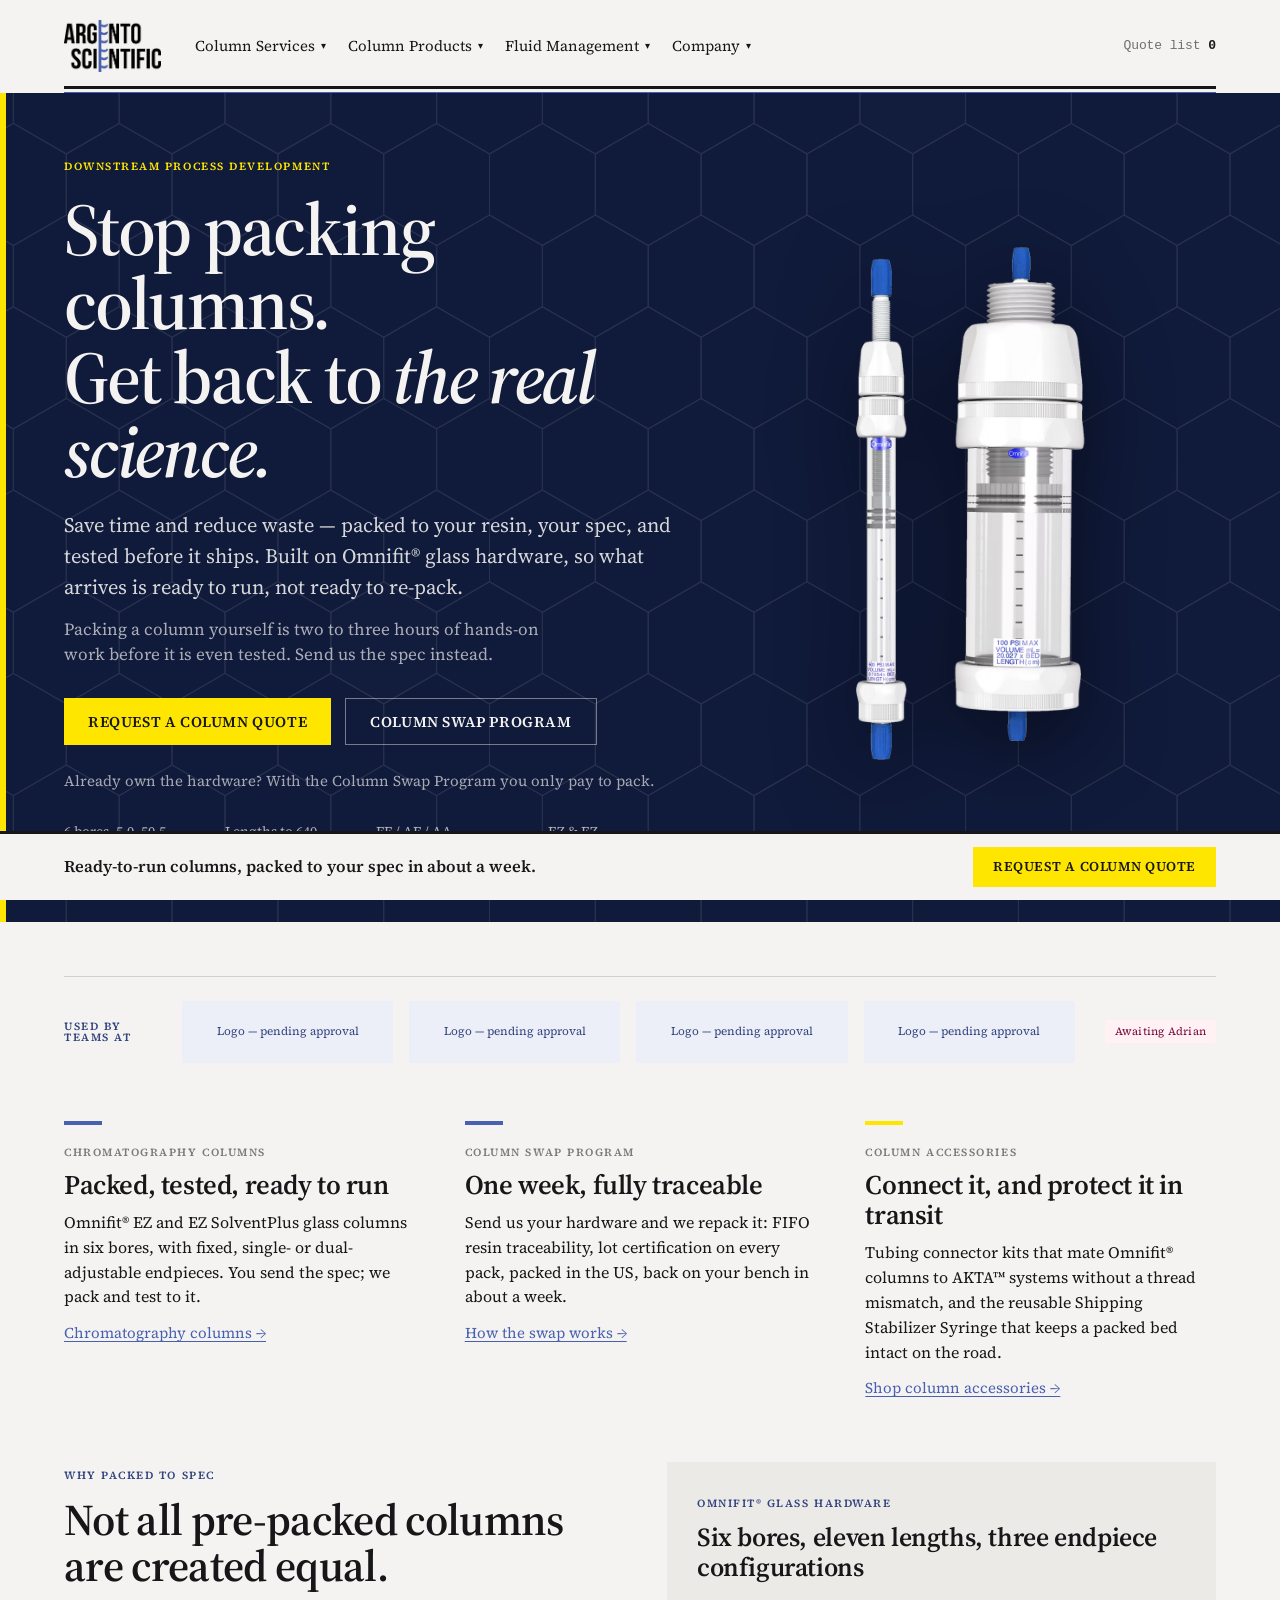
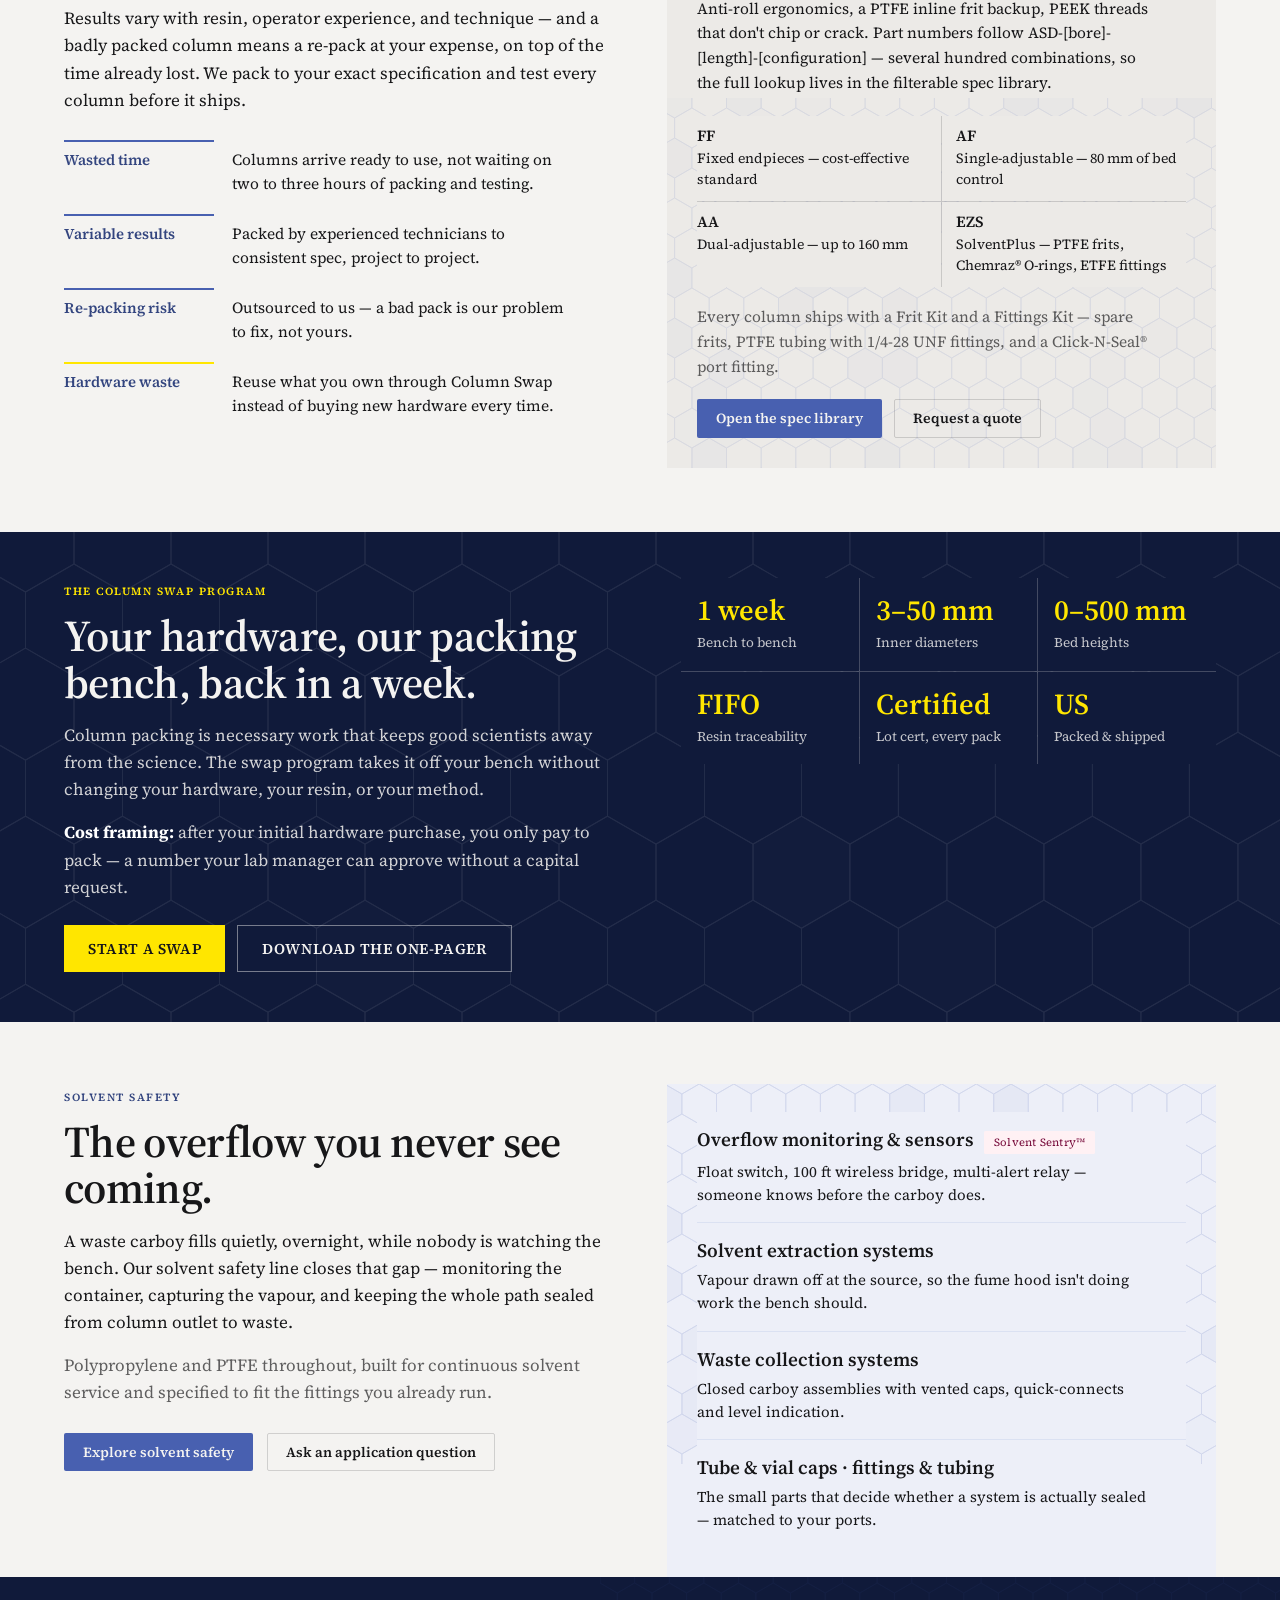
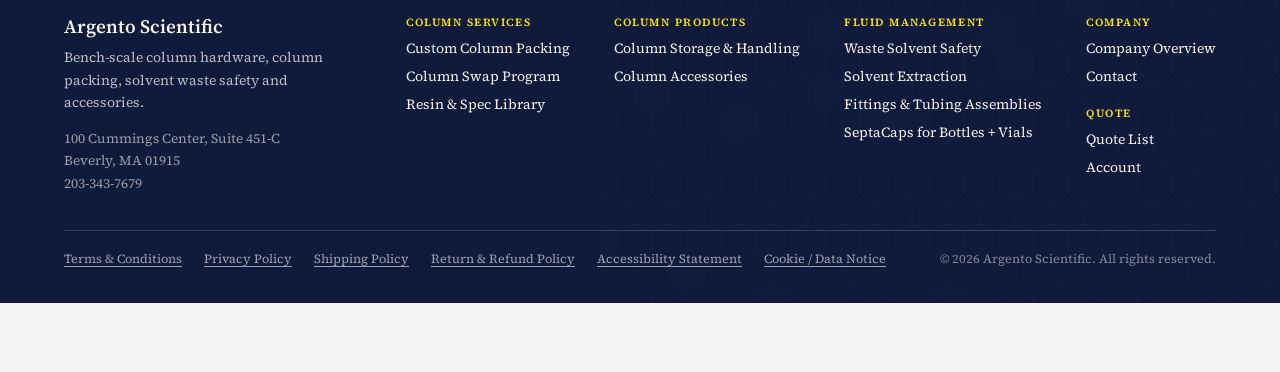
<file: docs/index.html>
<!DOCTYPE html>
<html lang="en">
<head>
<meta charset="utf-8">
<meta name="viewport" content="width=device-width, initial-scale=1">
<title>Argento Scientific — Ready-to-run chromatography columns</title>
<link rel="preconnect" href="https://fonts.googleapis.com">
<link rel="preconnect" href="https://fonts.gstatic.com" crossorigin>
<link href="https://fonts.googleapis.com/css2?family=Source+Serif+4:ital,wght@0,400;0,600;1,400&display=swap" rel="stylesheet">
<link rel="stylesheet" href="common.css">
<link rel="stylesheet" href="styles.css">
<script>window.SITE_BASE = '';</script>
</head>
<body>

<div id="site-header"></div>

<section class="hero">
  <div class="hero-bg"></div>
  <div class="hero-edge"></div>
  <div class="hero-copy">
    <span class="kicker">Downstream process development</span>
    <h1>Stop packing columns.<br>Get back to <em>the real science.</em></h1>
    <p class="lede">Save time and reduce waste — packed to your resin, your spec, and tested before it ships. Built on Omnifit® glass hardware, so what arrives is ready to run, not ready to re-pack.</p>
    <p class="sub-lede">Packing a column yourself is two to three hours of hands-on work before it is even tested. Send us the spec instead.</p>
    <div class="hero-ctas">
      <button type="button" class="btn-signal" data-open-quote>Request a column quote</button>
      <a href="#swap" class="btn-ghost-dark">Column swap program</a>
    </div>
    <p class="hero-pricing-note">Already own the hardware? With the Column Swap Program you only pay to pack.</p>
    <div class="hero-stats">
      <span>6 bores, 5.0–50.5 mm</span><span>Lengths to 640 mm</span><span>FF / AF / AA endpieces</span><span>EZ &amp; EZ SolventPlus</span>
    </div>
  </div>
  <div class="hero-image">
    <img src="assets/columns.png" alt="Packed bench-scale chromatography columns">
  </div>
</section>

<section class="proof-band">
  <div class="proof-band-inner">
    <span class="kicker proof-label">Used by teams at</span>
    <div class="proof-logos">
      <div class="proof-logo">Logo — pending approval</div>
      <div class="proof-logo">Logo — pending approval</div>
      <div class="proof-logo">Logo — pending approval</div>
      <div class="proof-logo">Logo — pending approval</div>
    </div>
    <span class="tag tag-accent-2" style="flex:none">Awaiting Adrian</span>
  </div>
</section>

<section class="intro-cards">
  <div class="intro-card">
    <div class="bar accent"></div>
    <span class="kicker">Chromatography columns</span>
    <h3>Packed, tested, ready to run</h3>
    <p>Omnifit® EZ and EZ SolventPlus glass columns in six bores, with fixed, single- or dual-adjustable endpieces. You send the spec; we pack and test to it.</p>
    <a href="#">Chromatography columns →</a>
  </div>
  <div class="intro-card">
    <div class="bar accent"></div>
    <span class="kicker">Column Swap Program</span>
    <h3>One week, fully traceable</h3>
    <p>Send us your hardware and we repack it: FIFO resin traceability, lot certification on every pack, packed in the US, back on your bench in about a week.</p>
    <a href="#swap">How the swap works →</a>
  </div>
  <div class="intro-card">
    <div class="bar signal"></div>
    <span class="kicker">Column accessories</span>
    <h3>Connect it, and protect it in transit</h3>
    <p>Tubing connector kits that mate Omnifit® columns to AKTA™ systems without a thread mismatch, and the reusable Shipping Stabilizer Syringe that keeps a packed bed intact on the road.</p>
    <a href="#">Shop column accessories →</a>
  </div>
</section>

<section class="why-spec">
  <div>
    <span class="kicker">Why packed to spec</span>
    <h2>Not all pre-packed columns are created equal.</h2>
    <p>Results vary with resin, operator experience, and technique — and a badly packed column means a re-pack at your expense, on top of the time already lost. We pack to your exact specification and test every column before it ships.</p>
    <div class="why-rows">
      <div class="why-row"><div class="label">Wasted time</div><p>Columns arrive ready to use, not waiting on two to three hours of packing and testing.</p></div>
      <div class="why-row"><div class="label">Variable results</div><p>Packed by experienced technicians to consistent spec, project to project.</p></div>
      <div class="why-row"><div class="label">Re-packing risk</div><p>Outsourced to us — a bad pack is our problem to fix, not yours.</p></div>
      <div class="why-row signal"><div class="label">Hardware waste</div><p>Reuse what you own through Column Swap instead of buying new hardware every time.</p></div>
    </div>
  </div>
  <div class="hardware-panel">
    <div class="hardware-panel-bg"></div>
    <div class="hardware-panel-content">
      <span class="kicker">Omnifit® glass hardware</span>
      <h3>Six bores, eleven lengths, three endpiece configurations</h3>
      <p>Anti-roll ergonomics, a PTFE inline frit backup, PEEK threads that don't chip or crack. Part numbers follow ASD-[bore]-[length]-[configuration] — several hundred combinations, so the full lookup lives in the filterable spec library.</p>
      <div class="hardware-grid">
        <div><div class="code">FF</div><div class="desc">Fixed endpieces — cost-effective standard</div></div>
        <div><div class="code">AF</div><div class="desc">Single-adjustable — 80 mm of bed control</div></div>
        <div><div class="code">AA</div><div class="desc">Dual-adjustable — up to 160 mm</div></div>
        <div><div class="code">EZS</div><div class="desc">SolventPlus — PTFE frits, Chemraz® O-rings, ETFE fittings</div></div>
      </div>
      <p class="fine-print">Every column ships with a Frit Kit and a Fittings Kit — spare frits, PTFE tubing with 1/4-28 UNF fittings, and a Click-N-Seal® port fitting.</p>
      <div class="ctas">
        <a class="btn btn-primary" href="#">Open the spec library</a>
        <button type="button" class="btn btn-secondary" data-open-quote>Request a quote</button>
      </div>
    </div>
  </div>
</section>

<section class="swap-band" id="swap">
  <div class="swap-band-bg"></div>
  <div class="swap-band-inner">
    <div>
      <span class="kicker">The Column Swap Program</span>
      <h2>Your hardware, our packing bench, back in a week.</h2>
      <p>Column packing is necessary work that keeps good scientists away from the science. The swap program takes it off your bench without changing your hardware, your resin, or your method.</p>
      <p class="swap-cost-note"><strong>Cost framing:</strong> after your initial hardware purchase, you only pay to pack — a number your lab manager can approve without a capital request.</p>
      <div class="ctas">
        <button type="button" class="btn-signal" data-open-quote>Start a swap</button>
        <a href="#" class="btn-ghost-dark">Download the one-pager</a>
      </div>
    </div>
    <div class="swap-stats">
      <div class="swap-stat"><div class="num">1 week</div><div class="label">Bench to bench</div></div>
      <div class="swap-stat"><div class="num">3–50 mm</div><div class="label">Inner diameters</div></div>
      <div class="swap-stat"><div class="num">0–500 mm</div><div class="label">Bed heights</div></div>
      <div class="swap-stat"><div class="num">FIFO</div><div class="label">Resin traceability</div></div>
      <div class="swap-stat"><div class="num">Certified</div><div class="label">Lot cert, every pack</div></div>
      <div class="swap-stat"><div class="num">US</div><div class="label">Packed &amp; shipped</div></div>
    </div>
  </div>
</section>

<section class="solvent-safety" id="solvent-safety">
  <div>
    <span class="kicker">Solvent safety</span>
    <h2>The overflow you never see coming.</h2>
    <p>A waste carboy fills quietly, overnight, while nobody is watching the bench. Our solvent safety line closes that gap — monitoring the container, capturing the vapour, and keeping the whole path sealed from column outlet to waste.</p>
    <p class="muted">Polypropylene and PTFE throughout, built for continuous solvent service and specified to fit the fittings you already run.</p>
    <div class="ctas">
      <a class="btn btn-primary" href="#">Explore solvent safety</a>
      <button type="button" class="btn btn-secondary" data-open-quote>Ask an application question</button>
    </div>
  </div>
  <div class="solvent-panel">
    <div class="solvent-panel-bg"></div>
    <div class="solvent-list">
      <div>
        <div class="row-head"><span>Overflow monitoring &amp; sensors</span><span class="tag tag-accent-2" style="flex:none">Solvent Sentry™</span></div>
        <p>Float switch, 100 ft wireless bridge, multi-alert relay — someone knows before the carboy does.</p>
      </div>
      <div>
        <div class="title">Solvent extraction systems</div>
        <p>Vapour drawn off at the source, so the fume hood isn't doing work the bench should.</p>
      </div>
      <div>
        <div class="title">Waste collection systems</div>
        <p>Closed carboy assemblies with vented caps, quick-connects and level indication.</p>
      </div>
      <div>
        <a class="title" href="septacaps/index.html" style="display:block;text-decoration:none;color:inherit">Tube &amp; vial caps · fittings &amp; tubing</a>
        <p>The small parts that decide whether a system is actually sealed — matched to your ports.</p>
      </div>
    </div>
  </div>
</section>

<div id="site-footer"></div>

<div class="sticky-bar">
  <span class="headline">Ready-to-run columns, packed to your spec in about a week.</span>
  <button type="button" class="btn-signal" data-open-quote>Request a column quote</button>
</div>

<div class="modal-scrim" id="quote-scrim">
  <div class="modal-box" role="dialog" aria-modal="true" aria-labelledby="quote-title">
    <div class="modal-head">
      <div>
        <span class="kicker">Custom column quote</span>
        <h3 id="quote-title">Tell us the column you need.</h3>
      </div>
      <button type="button" class="modal-close" aria-label="Close" id="quote-close">✕</button>
    </div>

    <div class="modal-sent" id="quote-sent">
      <p>Thanks — that's with us. You'll have a quote within one business day, from the people who pack the column.</p>
      <button type="button" class="btn btn-secondary" id="quote-sent-close">Close</button>
    </div>

    <div class="modal-form-wrap" id="quote-form-wrap">
      <p class="intro">Resin, bore and length is usually enough. One business day to a quote — a quote request, not a cart.</p>
      <form id="quote-form">
        <div class="field"><label>Name</label><input class="input" placeholder="Dana Okafor"></div>
        <div class="field"><label>Work email</label><input class="input" type="email" placeholder="dana@company.com"></div>
        <div class="field"><label>Resin</label><input class="input" placeholder="e.g. MabSelect PrismA"></div>
        <div class="field"><label>Bore × length</label><input class="input" placeholder="10.0 mm × 150 mm"></div>
        <div class="field">
          <label>Endpieces</label>
          <select class="input">
            <option>FF — fixed</option>
            <option selected>AF — single-adjustable</option>
            <option>AA — dual-adjustable</option>
          </select>
        </div>
        <div class="field">
          <label>Column line</label>
          <select class="input">
            <option>EZ</option>
            <option>EZ SolventPlus</option>
          </select>
        </div>
        <div class="field full"><label>Anything else we should know</label><textarea class="input" placeholder="Method, deadline, whether you already own the hardware"></textarea></div>
        <button type="submit" class="btn-signal">Request a quote</button>
      </form>
    </div>
  </div>
</div>

<script src="chrome.js"></script>
<script src="script.js"></script>
</body>
</html>
</file>
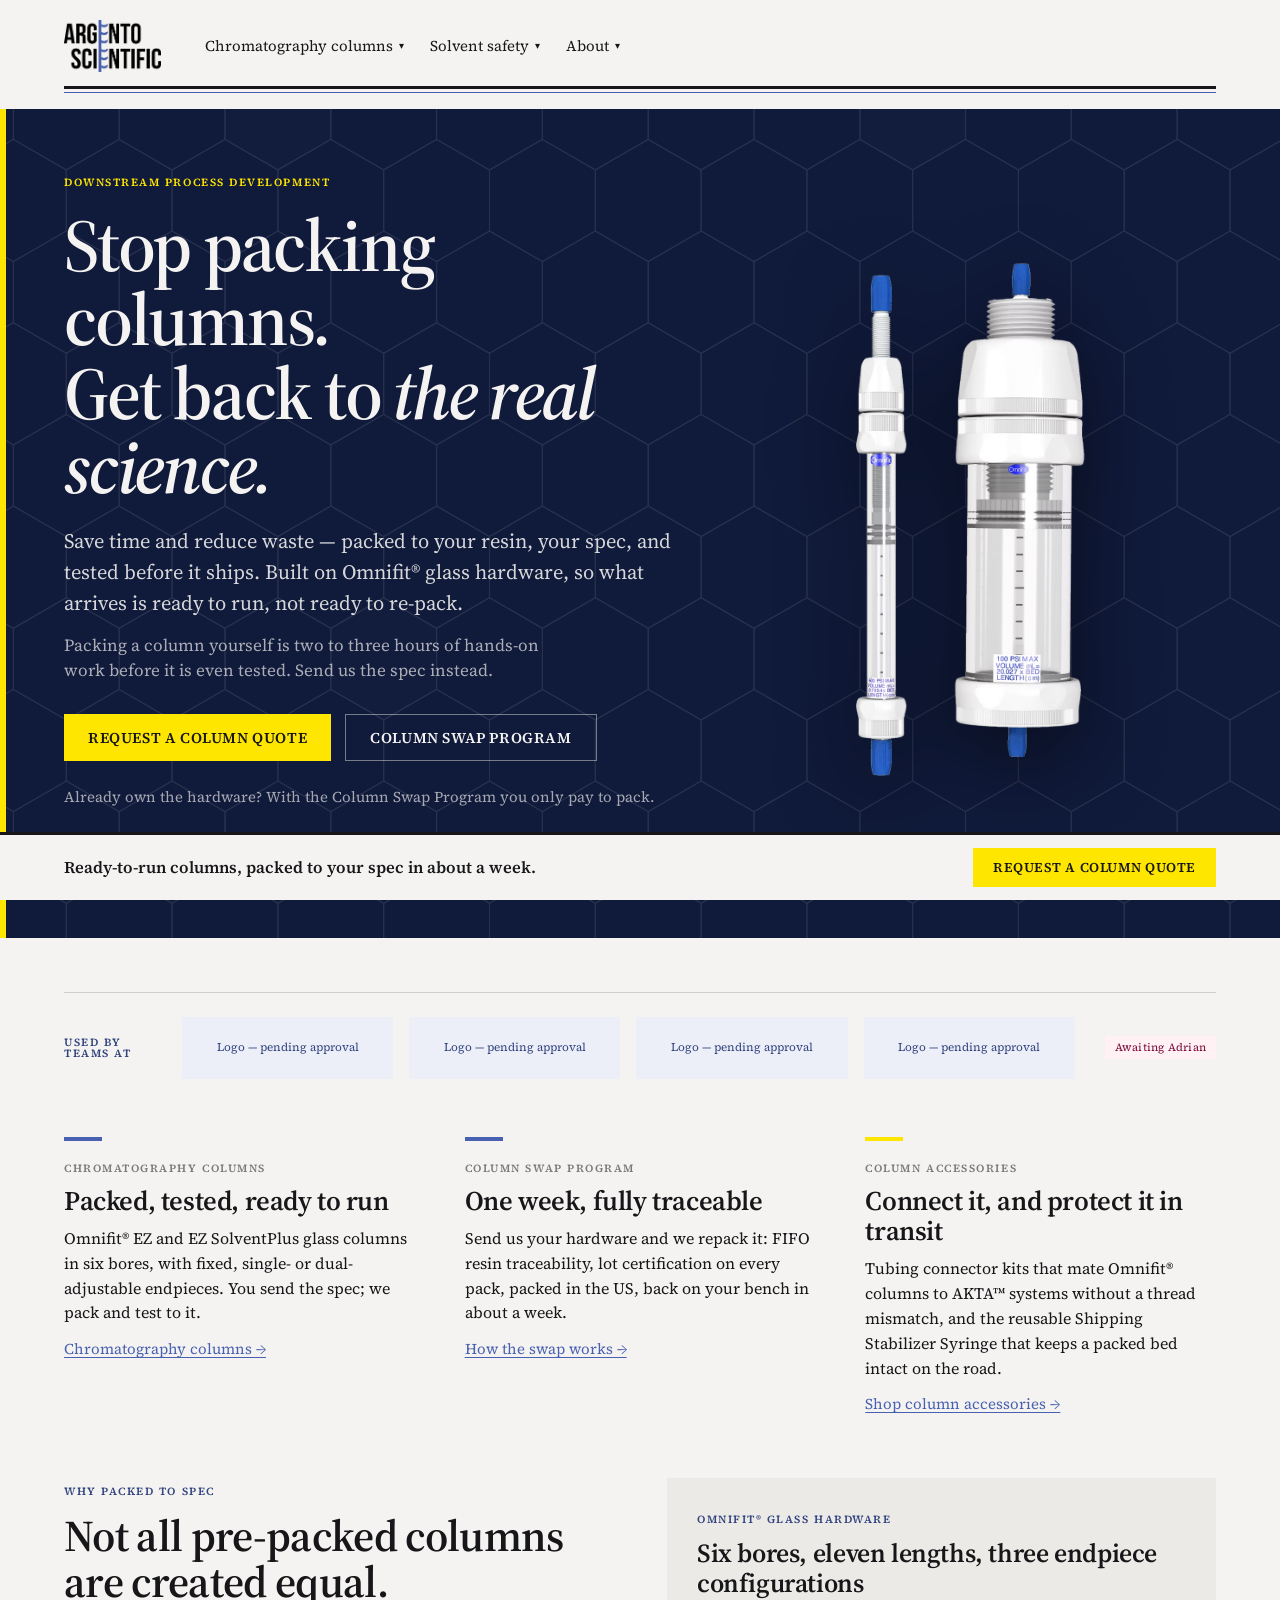
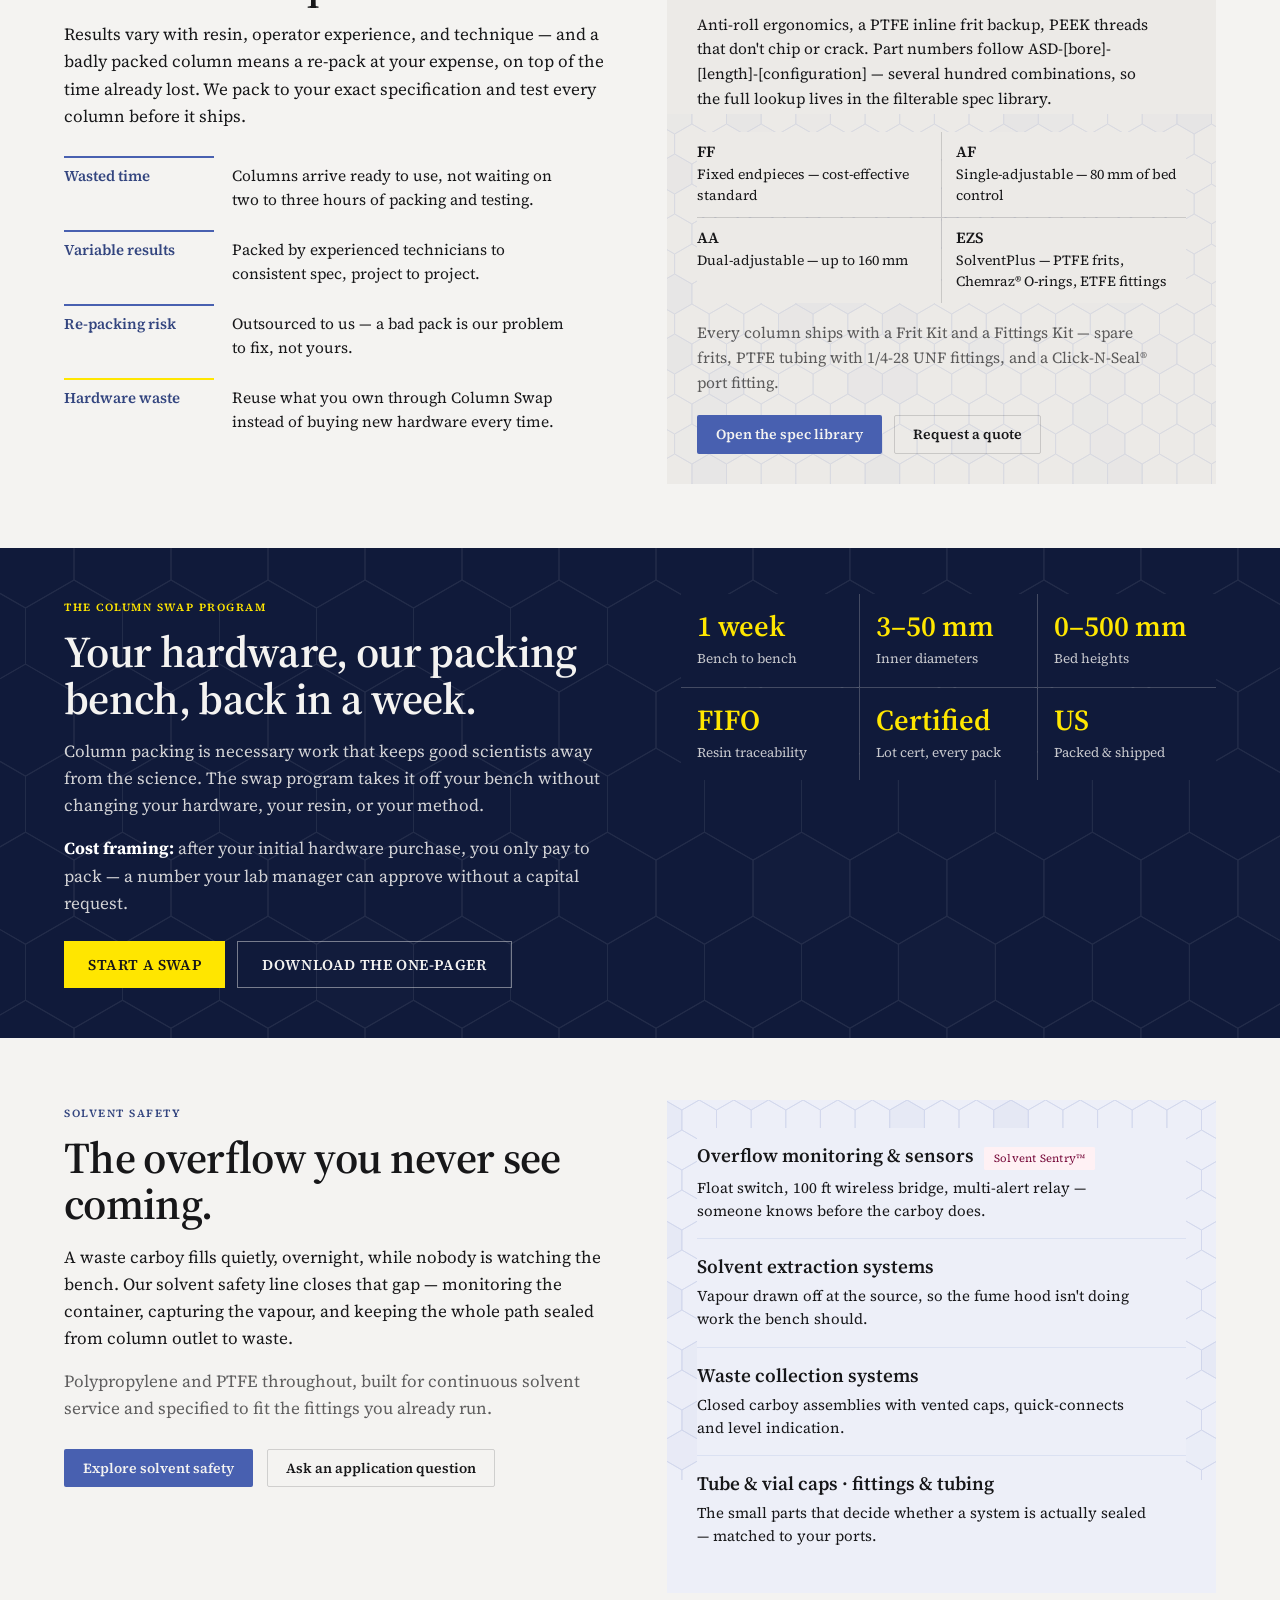
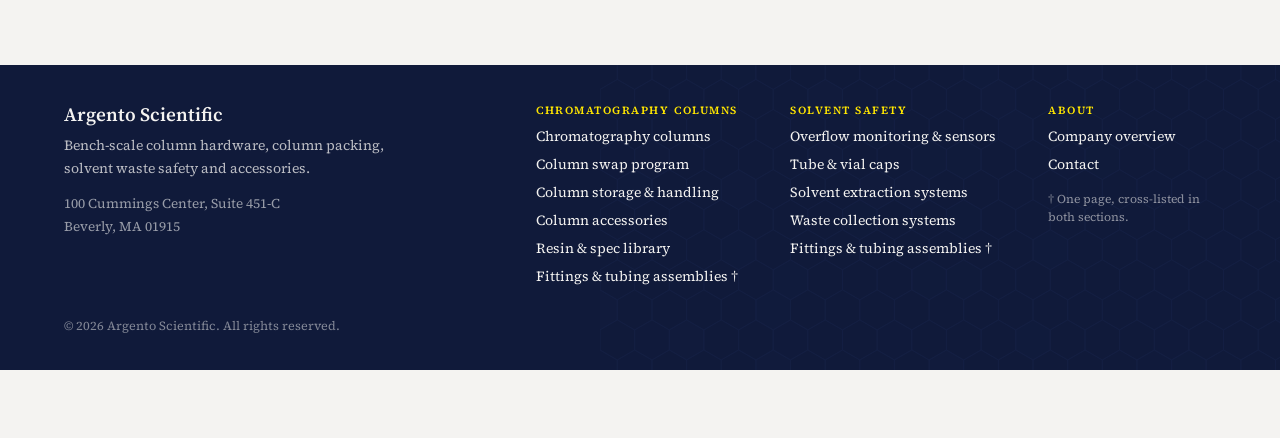
<file: site/index.html>
<!DOCTYPE html>
<html lang="en">
<head>
<meta charset="utf-8">
<meta name="viewport" content="width=device-width, initial-scale=1">
<title>Argento Scientific — Ready-to-run chromatography columns</title>
<link rel="preconnect" href="https://fonts.googleapis.com">
<link rel="preconnect" href="https://fonts.gstatic.com" crossorigin>
<link href="https://fonts.googleapis.com/css2?family=Source+Serif+4:ital,wght@0,400;0,600;1,400&display=swap" rel="stylesheet">
<link rel="stylesheet" href="styles.css">
</head>
<body>

<header>
  <div class="header-row">
    <a href="/" class="logo"><img src="assets/argento-logo.png" alt="Argento Scientific"></a>
    <nav class="main-nav">

      <div class="nav-item" data-nav="columns">
        <button class="navtrig" type="button">Chromatography columns <span style="font-size:10px">▾</span></button>
        <div class="nav-dropdown">
          <div class="nav-dropdown-inner">
            <a class="menu-link" href="#">Chromatography columns</a>
            <a class="menu-link" href="#swap">Column swap program</a>
            <a class="menu-link" href="#">Column storage &amp; handling</a>
            <a class="menu-link" href="#">Column accessories</a>
            <a class="menu-link" href="#">Resin &amp; spec library</a>
            <a class="menu-link" href="#">Fittings &amp; tubing assemblies <span style="color:var(--color-accent-700)">†</span></a>
            <div class="nav-footnote">† One page, cross-listed under Solvent safety.</div>
            <button type="button" class="btn-signal" data-open-quote>Request a column quote</button>
          </div>
        </div>
      </div>

      <div class="nav-item" data-nav="solvent">
        <button class="navtrig" type="button">Solvent safety <span style="font-size:10px">▾</span></button>
        <div class="nav-dropdown">
          <div class="nav-dropdown-inner">
            <a class="menu-link" href="#solvent-safety">Overflow monitoring &amp; sensors</a>
            <a class="menu-link" href="#solvent-safety">Tube &amp; vial caps</a>
            <a class="menu-link" href="#solvent-safety">Solvent extraction systems</a>
            <a class="menu-link" href="#solvent-safety">Waste collection systems</a>
            <a class="menu-link" href="#">Fittings &amp; tubing assemblies <span style="color:var(--color-accent-700)">†</span></a>
            <div class="nav-footnote">† One page, cross-listed under Chromatography columns.</div>
          </div>
        </div>
      </div>

      <div class="nav-item" data-nav="about">
        <button class="navtrig" type="button">About <span style="font-size:10px">▾</span></button>
        <div class="nav-dropdown" style="min-width:230px">
          <div class="nav-dropdown-inner">
            <a class="menu-link" href="#">Company overview</a>
            <a class="menu-link" href="#">Contact</a>
          </div>
        </div>
      </div>

    </nav>
  </div>
  <div class="header-accent-line"></div>
  <div class="header-utility-row"></div>
</header>

<section class="hero">
  <div class="hero-bg"></div>
  <div class="hero-edge"></div>
  <div class="hero-copy">
    <span class="kicker">Downstream process development</span>
    <h1>Stop packing columns.<br>Get back to <em>the real science.</em></h1>
    <p class="lede">Save time and reduce waste — packed to your resin, your spec, and tested before it ships. Built on Omnifit® glass hardware, so what arrives is ready to run, not ready to re-pack.</p>
    <p class="sub-lede">Packing a column yourself is two to three hours of hands-on work before it is even tested. Send us the spec instead.</p>
    <div class="hero-ctas">
      <button type="button" class="btn-signal" data-open-quote>Request a column quote</button>
      <a href="#swap" class="btn-ghost-dark">Column swap program</a>
    </div>
    <p class="hero-pricing-note">Already own the hardware? With the Column Swap Program you only pay to pack.</p>
    <div class="hero-stats">
      <span>6 bores, 5.0–50.5 mm</span><span>Lengths to 640 mm</span><span>FF / AF / AA endpieces</span><span>EZ &amp; EZ SolventPlus</span>
    </div>
  </div>
  <div class="hero-image">
    <img src="assets/columns.png" alt="Packed bench-scale chromatography columns">
  </div>
</section>

<section class="proof-band">
  <div class="proof-band-inner">
    <span class="kicker proof-label">Used by teams at</span>
    <div class="proof-logos">
      <div class="proof-logo">Logo — pending approval</div>
      <div class="proof-logo">Logo — pending approval</div>
      <div class="proof-logo">Logo — pending approval</div>
      <div class="proof-logo">Logo — pending approval</div>
    </div>
    <span class="tag tag-accent-2" style="flex:none">Awaiting Adrian</span>
  </div>
</section>

<section class="intro-cards">
  <div class="intro-card">
    <div class="bar accent"></div>
    <span class="kicker">Chromatography columns</span>
    <h3>Packed, tested, ready to run</h3>
    <p>Omnifit® EZ and EZ SolventPlus glass columns in six bores, with fixed, single- or dual-adjustable endpieces. You send the spec; we pack and test to it.</p>
    <a href="#">Chromatography columns →</a>
  </div>
  <div class="intro-card">
    <div class="bar accent"></div>
    <span class="kicker">Column Swap Program</span>
    <h3>One week, fully traceable</h3>
    <p>Send us your hardware and we repack it: FIFO resin traceability, lot certification on every pack, packed in the US, back on your bench in about a week.</p>
    <a href="#swap">How the swap works →</a>
  </div>
  <div class="intro-card">
    <div class="bar signal"></div>
    <span class="kicker">Column accessories</span>
    <h3>Connect it, and protect it in transit</h3>
    <p>Tubing connector kits that mate Omnifit® columns to AKTA™ systems without a thread mismatch, and the reusable Shipping Stabilizer Syringe that keeps a packed bed intact on the road.</p>
    <a href="#">Shop column accessories →</a>
  </div>
</section>

<section class="why-spec">
  <div>
    <span class="kicker">Why packed to spec</span>
    <h2>Not all pre-packed columns are created equal.</h2>
    <p>Results vary with resin, operator experience, and technique — and a badly packed column means a re-pack at your expense, on top of the time already lost. We pack to your exact specification and test every column before it ships.</p>
    <div class="why-rows">
      <div class="why-row"><div class="label">Wasted time</div><p>Columns arrive ready to use, not waiting on two to three hours of packing and testing.</p></div>
      <div class="why-row"><div class="label">Variable results</div><p>Packed by experienced technicians to consistent spec, project to project.</p></div>
      <div class="why-row"><div class="label">Re-packing risk</div><p>Outsourced to us — a bad pack is our problem to fix, not yours.</p></div>
      <div class="why-row signal"><div class="label">Hardware waste</div><p>Reuse what you own through Column Swap instead of buying new hardware every time.</p></div>
    </div>
  </div>
  <div class="hardware-panel">
    <div class="hardware-panel-bg"></div>
    <div class="hardware-panel-content">
      <span class="kicker">Omnifit® glass hardware</span>
      <h3>Six bores, eleven lengths, three endpiece configurations</h3>
      <p>Anti-roll ergonomics, a PTFE inline frit backup, PEEK threads that don't chip or crack. Part numbers follow ASD-[bore]-[length]-[configuration] — several hundred combinations, so the full lookup lives in the filterable spec library.</p>
      <div class="hardware-grid">
        <div><div class="code">FF</div><div class="desc">Fixed endpieces — cost-effective standard</div></div>
        <div><div class="code">AF</div><div class="desc">Single-adjustable — 80 mm of bed control</div></div>
        <div><div class="code">AA</div><div class="desc">Dual-adjustable — up to 160 mm</div></div>
        <div><div class="code">EZS</div><div class="desc">SolventPlus — PTFE frits, Chemraz® O-rings, ETFE fittings</div></div>
      </div>
      <p class="fine-print">Every column ships with a Frit Kit and a Fittings Kit — spare frits, PTFE tubing with 1/4-28 UNF fittings, and a Click-N-Seal® port fitting.</p>
      <div class="ctas">
        <a class="btn btn-primary" href="#">Open the spec library</a>
        <button type="button" class="btn btn-secondary" data-open-quote>Request a quote</button>
      </div>
    </div>
  </div>
</section>

<section class="swap-band" id="swap">
  <div class="swap-band-bg"></div>
  <div class="swap-band-inner">
    <div>
      <span class="kicker">The Column Swap Program</span>
      <h2>Your hardware, our packing bench, back in a week.</h2>
      <p>Column packing is necessary work that keeps good scientists away from the science. The swap program takes it off your bench without changing your hardware, your resin, or your method.</p>
      <p class="swap-cost-note"><strong>Cost framing:</strong> after your initial hardware purchase, you only pay to pack — a number your lab manager can approve without a capital request.</p>
      <div class="ctas">
        <button type="button" class="btn-signal" data-open-quote>Start a swap</button>
        <a href="#" class="btn-ghost-dark">Download the one-pager</a>
      </div>
    </div>
    <div class="swap-stats">
      <div class="swap-stat"><div class="num">1 week</div><div class="label">Bench to bench</div></div>
      <div class="swap-stat"><div class="num">3–50 mm</div><div class="label">Inner diameters</div></div>
      <div class="swap-stat"><div class="num">0–500 mm</div><div class="label">Bed heights</div></div>
      <div class="swap-stat"><div class="num">FIFO</div><div class="label">Resin traceability</div></div>
      <div class="swap-stat"><div class="num">Certified</div><div class="label">Lot cert, every pack</div></div>
      <div class="swap-stat"><div class="num">US</div><div class="label">Packed &amp; shipped</div></div>
    </div>
  </div>
</section>

<section class="solvent-safety" id="solvent-safety">
  <div>
    <span class="kicker">Solvent safety</span>
    <h2>The overflow you never see coming.</h2>
    <p>A waste carboy fills quietly, overnight, while nobody is watching the bench. Our solvent safety line closes that gap — monitoring the container, capturing the vapour, and keeping the whole path sealed from column outlet to waste.</p>
    <p class="muted">Polypropylene and PTFE throughout, built for continuous solvent service and specified to fit the fittings you already run.</p>
    <div class="ctas">
      <a class="btn btn-primary" href="#">Explore solvent safety</a>
      <button type="button" class="btn btn-secondary" data-open-quote>Ask an application question</button>
    </div>
  </div>
  <div class="solvent-panel">
    <div class="solvent-panel-bg"></div>
    <div class="solvent-list">
      <div>
        <div class="row-head"><span>Overflow monitoring &amp; sensors</span><span class="tag tag-accent-2" style="flex:none">Solvent Sentry™</span></div>
        <p>Float switch, 100 ft wireless bridge, multi-alert relay — someone knows before the carboy does.</p>
      </div>
      <div>
        <div class="title">Solvent extraction systems</div>
        <p>Vapour drawn off at the source, so the fume hood isn't doing work the bench should.</p>
      </div>
      <div>
        <div class="title">Waste collection systems</div>
        <p>Closed carboy assemblies with vented caps, quick-connects and level indication.</p>
      </div>
      <div>
        <div class="title">Tube &amp; vial caps · fittings &amp; tubing</div>
        <p>The small parts that decide whether a system is actually sealed — matched to your ports.</p>
      </div>
    </div>
  </div>
</section>

<footer>
  <div class="footer-bg"></div>
  <div class="footer-inner">
    <div class="footer-brand">
      <div class="name">Argento Scientific</div>
      <p>Bench-scale column hardware, column packing, solvent waste safety and accessories.</p>
      <div class="address">100 Cummings Center, Suite 451-C<br>Beverly, MA 01915</div>
    </div>
    <div class="footer-links">
      <div>
        <div class="kicker">Chromatography columns</div>
        <a href="#">Chromatography columns</a>
        <a href="#swap">Column swap program</a>
        <a href="#">Column storage &amp; handling</a>
        <a href="#">Column accessories</a>
        <a href="#">Resin &amp; spec library</a>
        <a href="#">Fittings &amp; tubing assemblies †</a>
      </div>
      <div>
        <div class="kicker">Solvent safety</div>
        <a href="#solvent-safety">Overflow monitoring &amp; sensors</a>
        <a href="#solvent-safety">Tube &amp; vial caps</a>
        <a href="#solvent-safety">Solvent extraction systems</a>
        <a href="#solvent-safety">Waste collection systems</a>
        <a href="#">Fittings &amp; tubing assemblies †</a>
      </div>
      <div>
        <div class="kicker">About</div>
        <a href="#">Company overview</a>
        <a href="#">Contact</a>
        <div class="footnote">† One page, cross-listed in both sections.</div>
      </div>
    </div>
  </div>
  <div class="footer-copyright">© 2026 Argento Scientific. All rights reserved.</div>
</footer>

<div class="sticky-bar">
  <span class="headline">Ready-to-run columns, packed to your spec in about a week.</span>
  <button type="button" class="btn-signal" data-open-quote>Request a column quote</button>
</div>

<div class="modal-scrim" id="quote-scrim">
  <div class="modal-box" role="dialog" aria-modal="true" aria-labelledby="quote-title">
    <div class="modal-head">
      <div>
        <span class="kicker">Custom column quote</span>
        <h3 id="quote-title">Tell us the column you need.</h3>
      </div>
      <button type="button" class="modal-close" aria-label="Close" id="quote-close">✕</button>
    </div>

    <div class="modal-sent" id="quote-sent">
      <p>Thanks — that's with us. You'll have a quote within one business day, from the people who pack the column.</p>
      <button type="button" class="btn btn-secondary" id="quote-sent-close">Close</button>
    </div>

    <div class="modal-form-wrap" id="quote-form-wrap">
      <p class="intro">Resin, bore and length is usually enough. One business day to a quote — a quote request, not a cart.</p>
      <form id="quote-form">
        <div class="field"><label>Name</label><input class="input" placeholder="Dana Okafor"></div>
        <div class="field"><label>Work email</label><input class="input" type="email" placeholder="dana@company.com"></div>
        <div class="field"><label>Resin</label><input class="input" placeholder="e.g. MabSelect PrismA"></div>
        <div class="field"><label>Bore × length</label><input class="input" placeholder="10.0 mm × 150 mm"></div>
        <div class="field">
          <label>Endpieces</label>
          <select class="input">
            <option>FF — fixed</option>
            <option selected>AF — single-adjustable</option>
            <option>AA — dual-adjustable</option>
          </select>
        </div>
        <div class="field">
          <label>Column line</label>
          <select class="input">
            <option>EZ</option>
            <option>EZ SolventPlus</option>
          </select>
        </div>
        <div class="field full"><label>Anything else we should know</label><textarea class="input" placeholder="Method, deadline, whether you already own the hardware"></textarea></div>
        <button type="submit" class="btn-signal">Request a quote</button>
      </form>
    </div>
  </div>
</div>

<script src="script.js"></script>
</body>
</html>
</file>
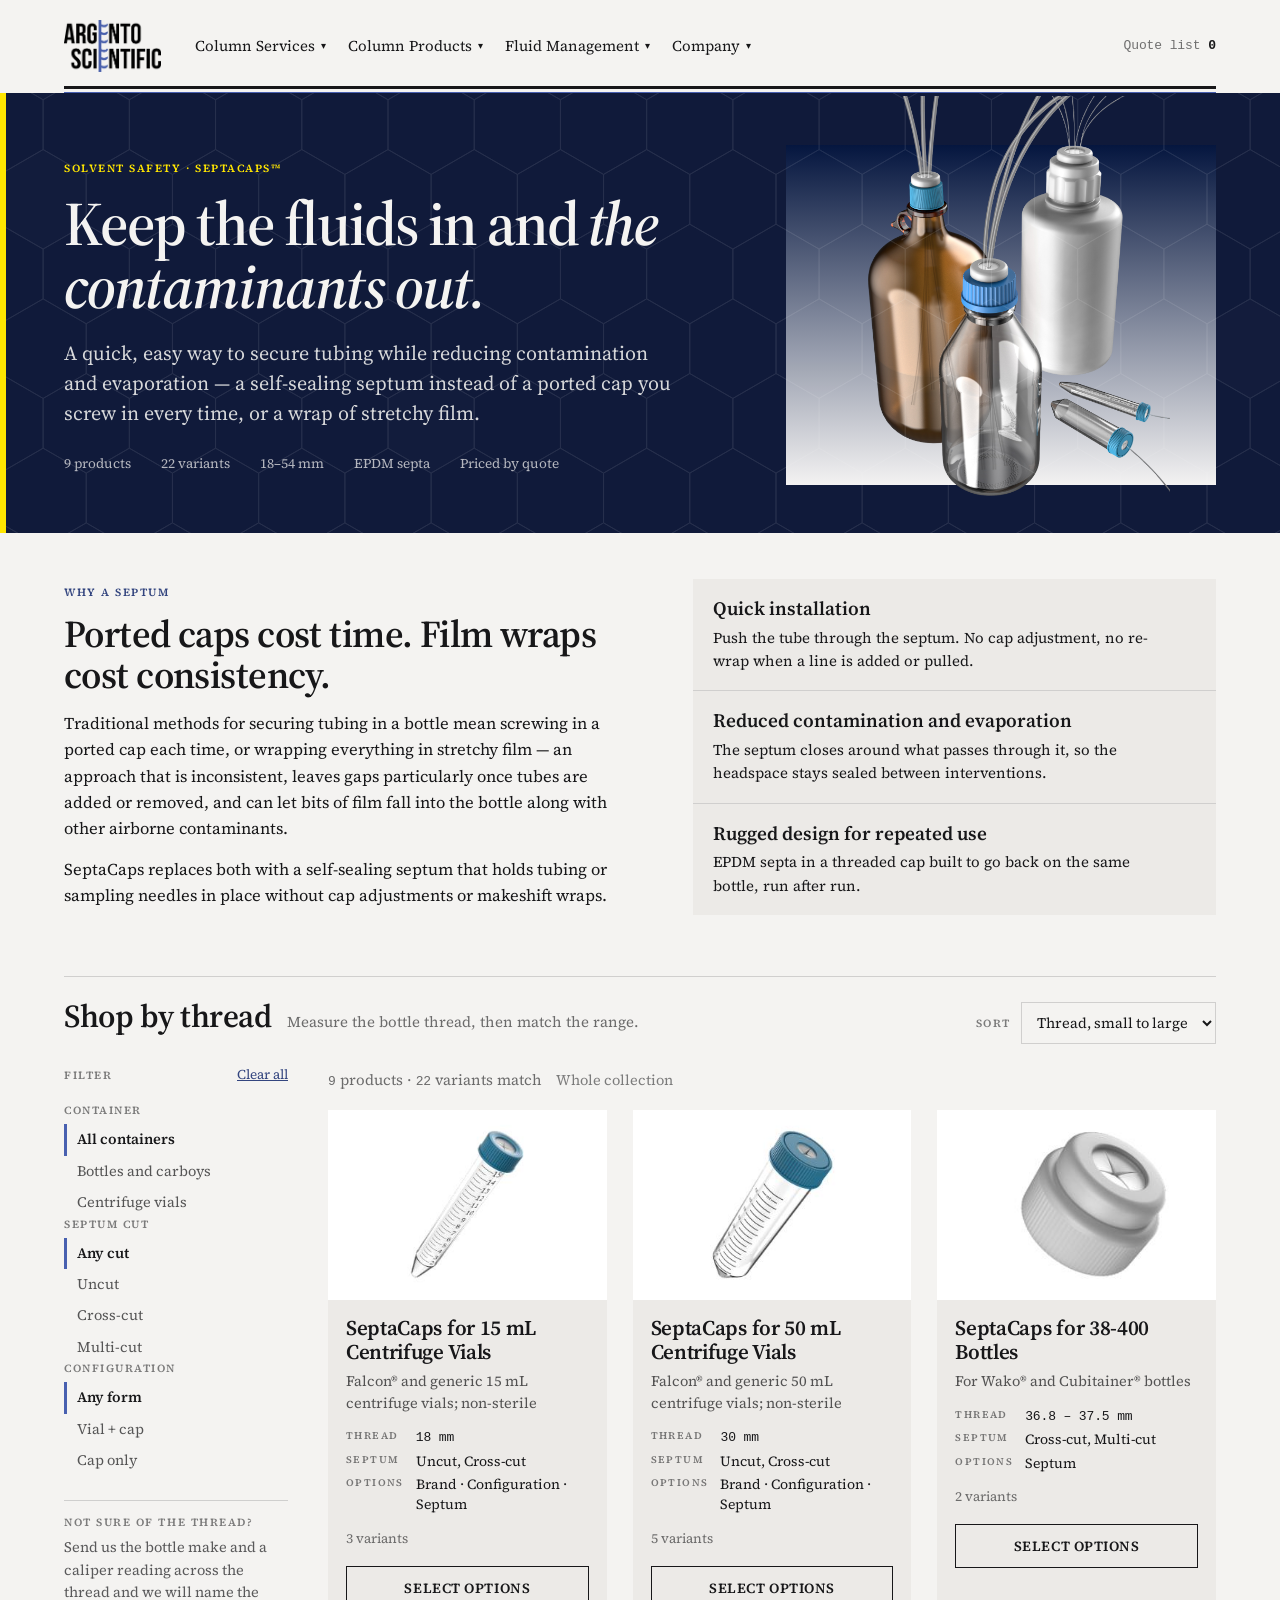
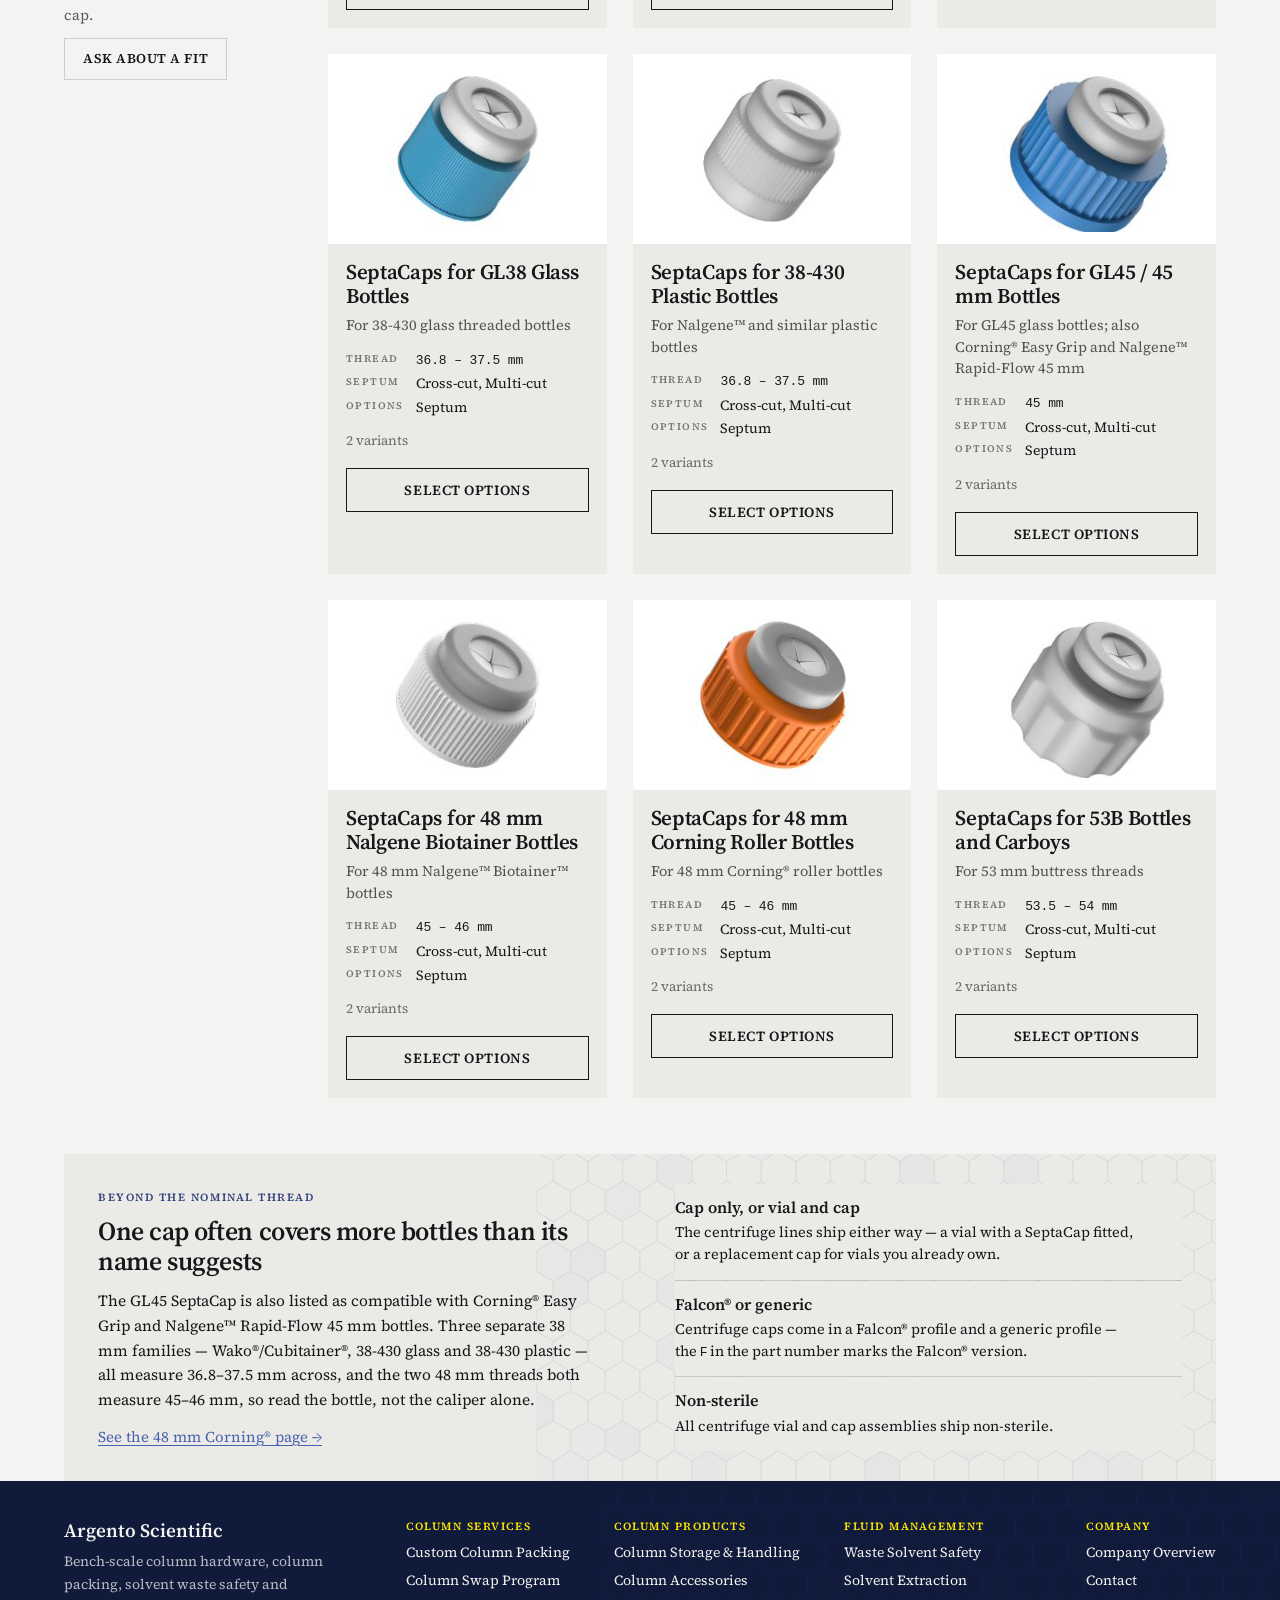
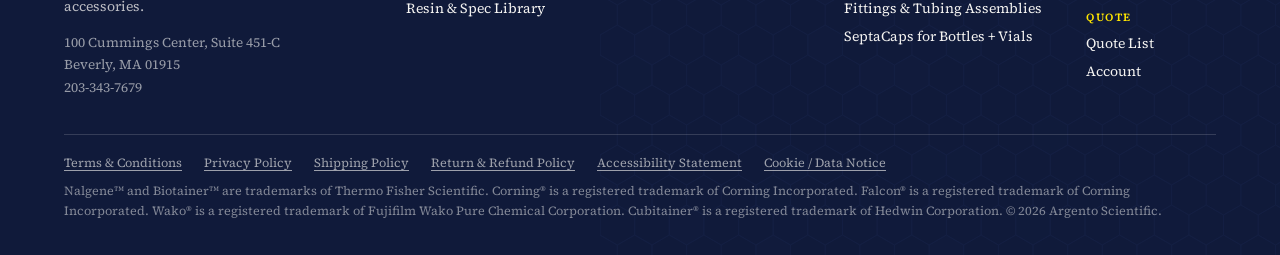
<file: docs/septacaps/index.html>
<!DOCTYPE html>
<html lang="en">
<head>
<meta charset="utf-8">
<meta name="viewport" content="width=device-width, initial-scale=1">
<title>SeptaCaps — Argento Scientific</title>
<link rel="preconnect" href="https://fonts.googleapis.com">
<link rel="preconnect" href="https://fonts.gstatic.com" crossorigin>
<link href="https://fonts.googleapis.com/css2?family=Source+Serif+4:ital,wght@0,400;0,600;1,400&display=swap" rel="stylesheet">
<link rel="stylesheet" href="../common.css">
<link rel="stylesheet" href="shop.css">
<link rel="stylesheet" href="collection.css">
<script>window.SITE_BASE = '../';</script>
</head>
<body>

<div id="site-header"></div>

<section class="sc-hero">
  <div class="sc-hero-bg"></div>
  <div class="sc-hero-edge"></div>
  <div class="sc-hero-copy">
    <span class="kicker">Solvent safety · SeptaCaps™</span>
    <h1>Keep the fluids in and <em>the contaminants out.</em></h1>
    <p class="lede">A quick, easy way to secure tubing while reducing contamination and evaporation — a self-sealing septum instead of a ported cap you screw in every time, or a wrap of stretchy film.</p>
    <div class="sc-hero-stats">
      <span>9 products</span><span>22 variants</span><span>18–54 mm</span><span>EPDM septa</span><span>Priced by quote</span>
    </div>
  </div>
  <div class="sc-hero-plate">
    <img class="pimg" src="../assets/argento-scientific-septacaps-catalog-nov-mtnalprw-iwv9.png" alt="A SeptaCap on a GL45 bottle with tubing passing through the septum">
  </div>
</section>

<section class="why-septum">
  <div>
    <span class="kicker">Why a septum</span>
    <h2>Ported caps cost time. Film wraps cost consistency.</h2>
    <p>Traditional methods for securing tubing in a bottle mean screwing in a ported cap each time, or wrapping everything in stretchy film — an approach that is inconsistent, leaves gaps particularly once tubes are added or removed, and can let bits of film fall into the bottle along with other airborne contaminants.</p>
    <p>SeptaCaps replaces both with a self-sealing septum that holds tubing or sampling needles in place without cap adjustments or makeshift wraps.</p>
  </div>
  <div class="why-septum-list">
    <div><div class="title">Quick installation</div><p>Push the tube through the septum. No cap adjustment, no re-wrap when a line is added or pulled.</p></div>
    <div><div class="title">Reduced contamination and evaporation</div><p>The septum closes around what passes through it, so the headspace stays sealed between interventions.</p></div>
    <div><div class="title">Rugged design for repeated use</div><p>EPDM septa in a threaded cap built to go back on the same bottle, run after run.</p></div>
  </div>
</section>

<div class="section-head">
  <div class="section-head-inner">
    <h2>Shop by thread</h2>
    <span class="note">Measure the bottle thread, then match the range.</span>
    <div class="sort-control">
      <span class="kicker">Sort</span>
      <select class="sortsel" id="sort-select">
        <option value="thread">Thread, small to large</option>
        <option value="title">Title, A–Z</option>
      </select>
    </div>
  </div>
</div>

<div class="shop-body">
  <div class="filter-rail">
    <div class="filter-rail-head">
      <span class="kicker">Filter</span>
      <button class="clear-all" id="clear-filters" type="button">Clear all</button>
    </div>
    <div id="filter-groups"></div>
    <div class="fit-help">
      <div class="kicker">Not sure of the thread?</div>
      <p>Send us the bottle make and a caliper reading across the thread and we will name the cap.</p>
      <button class="btn-ghost" id="open-help" type="button">Ask about a fit</button>
    </div>
  </div>

  <div>
    <div class="results-head">
      <span class="count"><span class="mono" id="shown-count">9</span> products · <span class="mono" id="shown-variants">22</span> variants match</span>
      <span class="summary" id="filter-summary">Whole collection</span>
    </div>
    <div class="results-grid" id="results-grid"></div>
    <div class="empty-state" id="empty-state" hidden>
      <h3>No cap matches that combination</h3>
      <p>Falcon® and generic profiles only exist on the centrifuge lines, and the bottle caps only come cross-cut or multi-cut. Clear a filter, or ask us about the fit.</p>
      <button class="btn-ghost" id="clear-filters-empty" type="button">Clear filters</button>
    </div>
  </div>
</div>

<section class="beyond-nominal">
  <div class="beyond-nominal-panel">
    <div class="beyond-nominal-bg"></div>
    <div class="beyond-nominal-inner">
      <div>
        <span class="kicker">Beyond the nominal thread</span>
        <h3>One cap often covers more bottles than its name suggests</h3>
        <p>The GL45 SeptaCap is also listed as compatible with Corning® Easy Grip and Nalgene™ Rapid-Flow 45 mm bottles. Three separate 38 mm families — Wako®/Cubitainer®, 38-430 glass and 38-430 plastic — all measure 36.8–37.5 mm across, and the two 48 mm threads both measure 45–46 mm, so read the bottle, not the caliper alone.</p>
        <a href="septacaps-48mm-corning-roller-bottles/index.html">See the 48 mm Corning® page →</a>
      </div>
      <div class="beyond-nominal-list">
        <div><div class="title">Cap only, or vial and cap</div><p>The centrifuge lines ship either way — a vial with a SeptaCap fitted, or a replacement cap for vials you already own.</p></div>
        <div><div class="title">Falcon® or generic</div><p>Centrifuge caps come in a Falcon® profile and a generic profile — the <span class="mono">F</span> in the part number marks the Falcon® version.</p></div>
        <div><div class="title">Non-sterile</div><p>All centrifuge vial and cap assemblies ship non-sterile.</p></div>
      </div>
    </div>
  </div>
</section>

<div id="site-footer" data-note="Nalgene™ and Biotainer™ are trademarks of Thermo Fisher Scientific. Corning® is a registered trademark of Corning Incorporated. Falcon® is a registered trademark of Corning Incorporated. Wako® is a registered trademark of Fujifilm Wako Pure Chemical Corporation. Cubitainer® is a registered trademark of Hedwin Corporation. © 2026 Argento Scientific."></div>

<div class="modal-scrim" id="help-scrim">
  <div class="modal-box narrow" role="dialog" aria-modal="true" aria-labelledby="help-title">
    <div class="modal-head">
      <div>
        <span class="kicker">Thread match</span>
        <h3 id="help-title">Tell us the bottle.</h3>
      </div>
      <button type="button" class="modal-close" aria-label="Close" id="help-close">✕</button>
    </div>
    <div class="modal-form-wrap">
      <p class="intro">Make, model and a caliper reading across the thread is usually enough. We answer within one business day.</p>
      <form id="help-form">
        <div class="field"><label>Work email</label><input class="input" type="email" placeholder="dana@company.com"></div>
        <div class="field"><label>Thread diameter</label><input class="input" placeholder="45.6 mm"></div>
        <div class="field full"><label>Bottle make and model</label><input class="input" placeholder="Corning® 490 cm² roller bottle"></div>
        <button class="btn-signal" type="submit">Ask about a fit</button>
      </form>
    </div>
  </div>
</div>

<script src="../chrome.js"></script>
<script src="products-data.js"></script>
<script src="collection.js"></script>
</body>
</html>
</file>
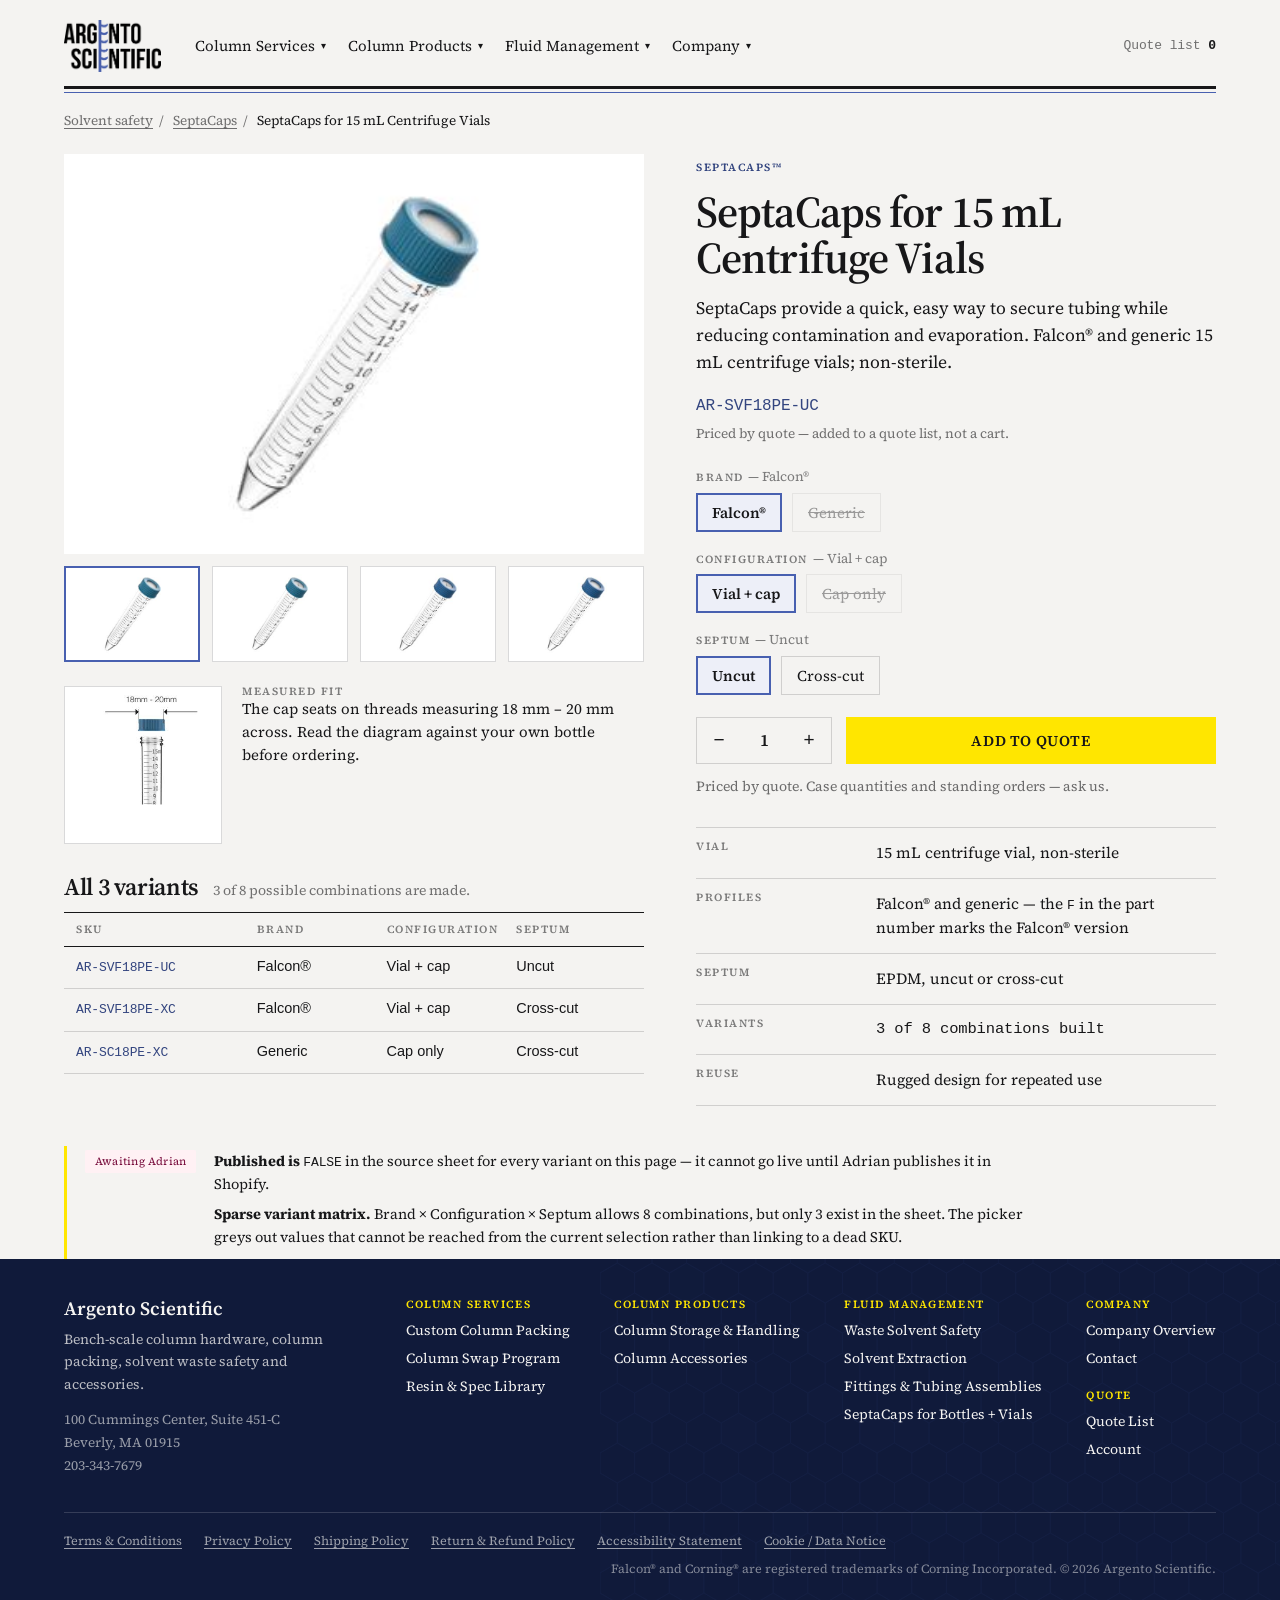
<file: docs/septacaps/septacaps-15-ml-centrifuge-vials/index.html>
<!DOCTYPE html>
<html lang="en">
<head>
<meta charset="utf-8">
<meta name="viewport" content="width=device-width, initial-scale=1">
<title>SeptaCaps — Argento Scientific</title>
<link rel="preconnect" href="https://fonts.googleapis.com">
<link rel="preconnect" href="https://fonts.gstatic.com" crossorigin>
<link href="https://fonts.googleapis.com/css2?family=Source+Serif+4:ital,wght@0,400;0,600;1,400&display=swap" rel="stylesheet">
<link rel="stylesheet" href="../../common.css">
<link rel="stylesheet" href="../shop.css">
<link rel="stylesheet" href="../product.css">
<script>
  window.SITE_BASE = '../../';
  window.PRODUCT_HANDLE = 'septacaps-15-ml-centrifuge-vials';
</script>
</head>
<body>

<div id="site-header"></div>

<div id="product-root"></div>

<div id="site-footer"></div>

<script src="../products-data.js"></script>
<script>
  // Set the footer's per-page trademark note before chrome.js renders it.
  (function () {
    var product = window.ArgentoProducts.byHandle(window.PRODUCT_HANDLE);
    if (product) document.getElementById('site-footer').setAttribute('data-note', window.ArgentoProducts.trademarkNote(product));
  })();
</script>
<script src="../../chrome.js"></script>
<script src="../product.js"></script>
</body>
</html>
</file>
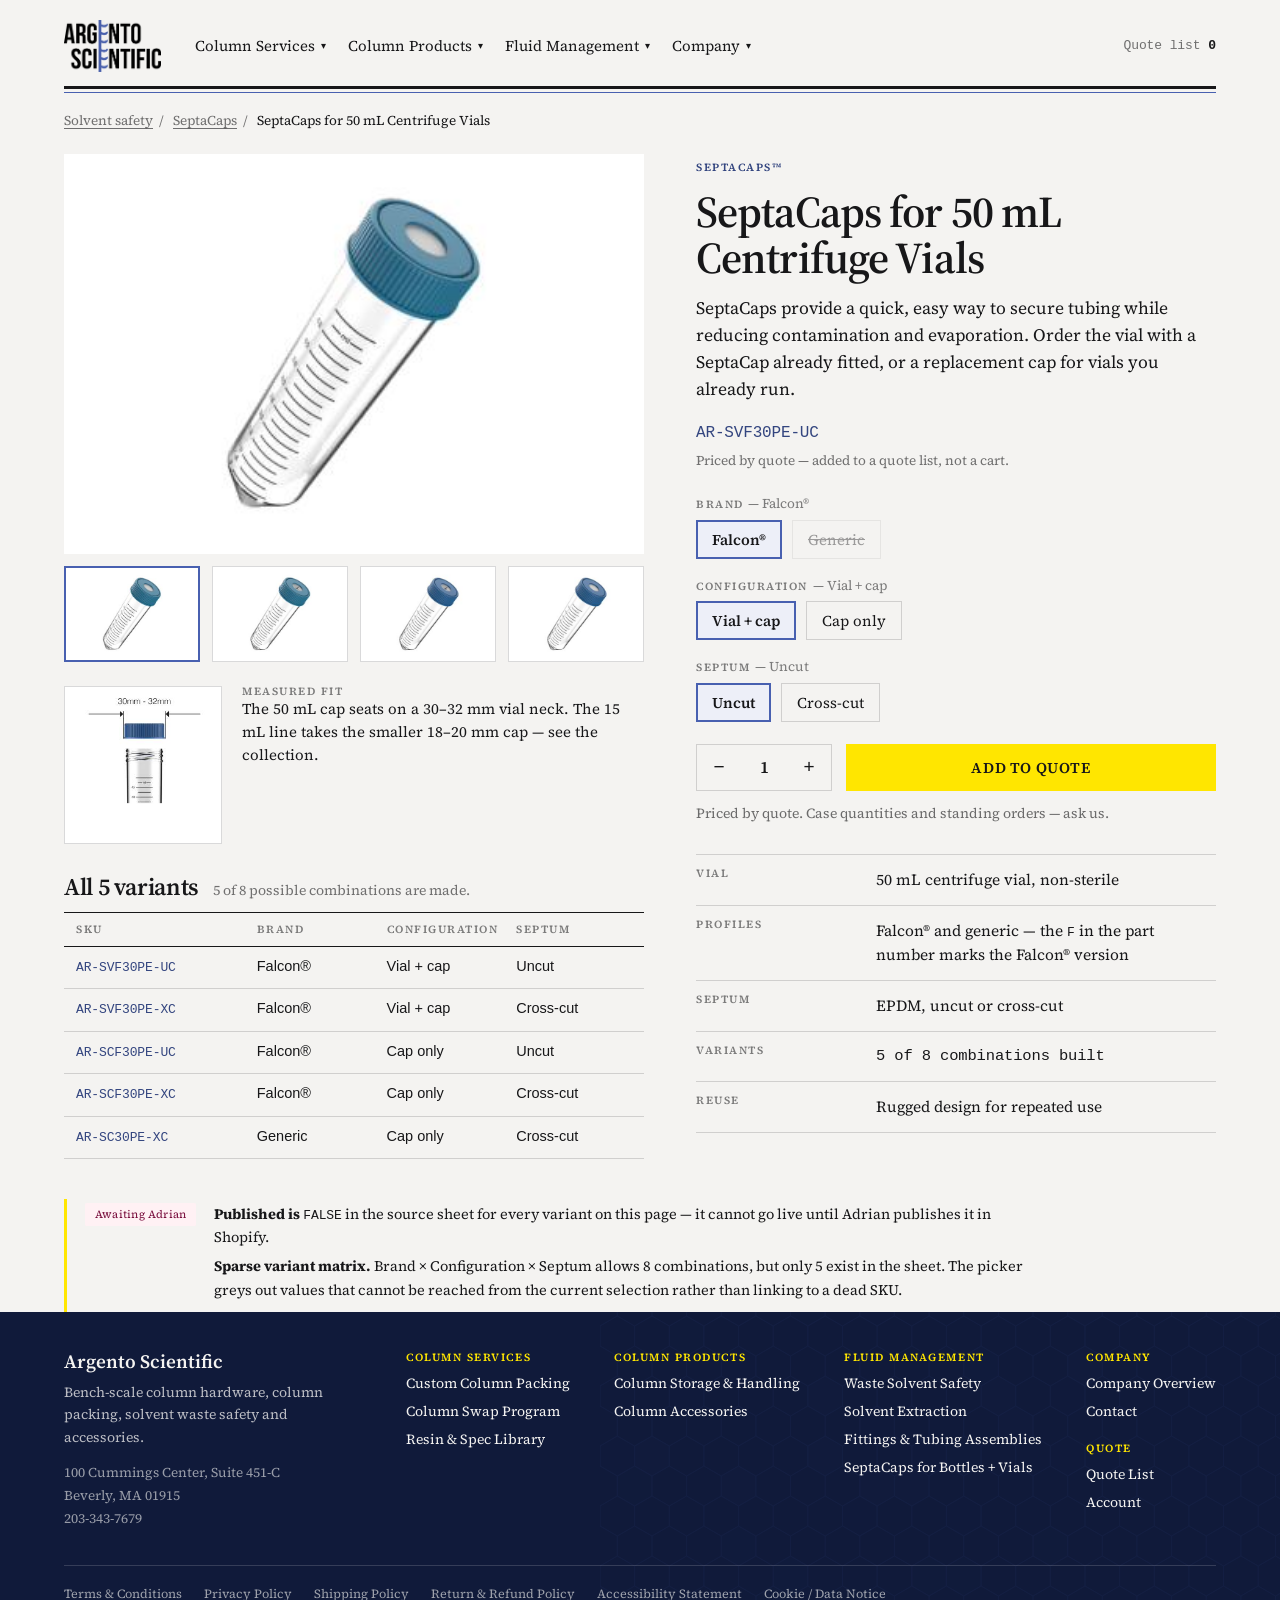
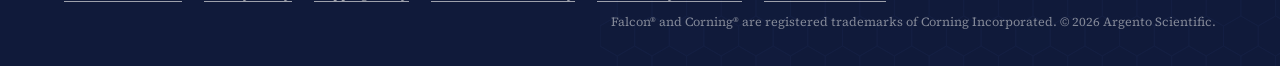
<file: docs/septacaps/septacaps-50-ml-centrifuge-vials/index.html>
<!DOCTYPE html>
<html lang="en">
<head>
<meta charset="utf-8">
<meta name="viewport" content="width=device-width, initial-scale=1">
<title>SeptaCaps — Argento Scientific</title>
<link rel="preconnect" href="https://fonts.googleapis.com">
<link rel="preconnect" href="https://fonts.gstatic.com" crossorigin>
<link href="https://fonts.googleapis.com/css2?family=Source+Serif+4:ital,wght@0,400;0,600;1,400&display=swap" rel="stylesheet">
<link rel="stylesheet" href="../../common.css">
<link rel="stylesheet" href="../shop.css">
<link rel="stylesheet" href="../product.css">
<script>
  window.SITE_BASE = '../../';
  window.PRODUCT_HANDLE = 'septacaps-50-ml-centrifuge-vials';
</script>
</head>
<body>

<div id="site-header"></div>

<div id="product-root"></div>

<div id="site-footer"></div>

<script src="../products-data.js"></script>
<script>
  // Set the footer's per-page trademark note before chrome.js renders it.
  (function () {
    var product = window.ArgentoProducts.byHandle(window.PRODUCT_HANDLE);
    if (product) document.getElementById('site-footer').setAttribute('data-note', window.ArgentoProducts.trademarkNote(product));
  })();
</script>
<script src="../../chrome.js"></script>
<script src="../product.js"></script>
</body>
</html>
</file>
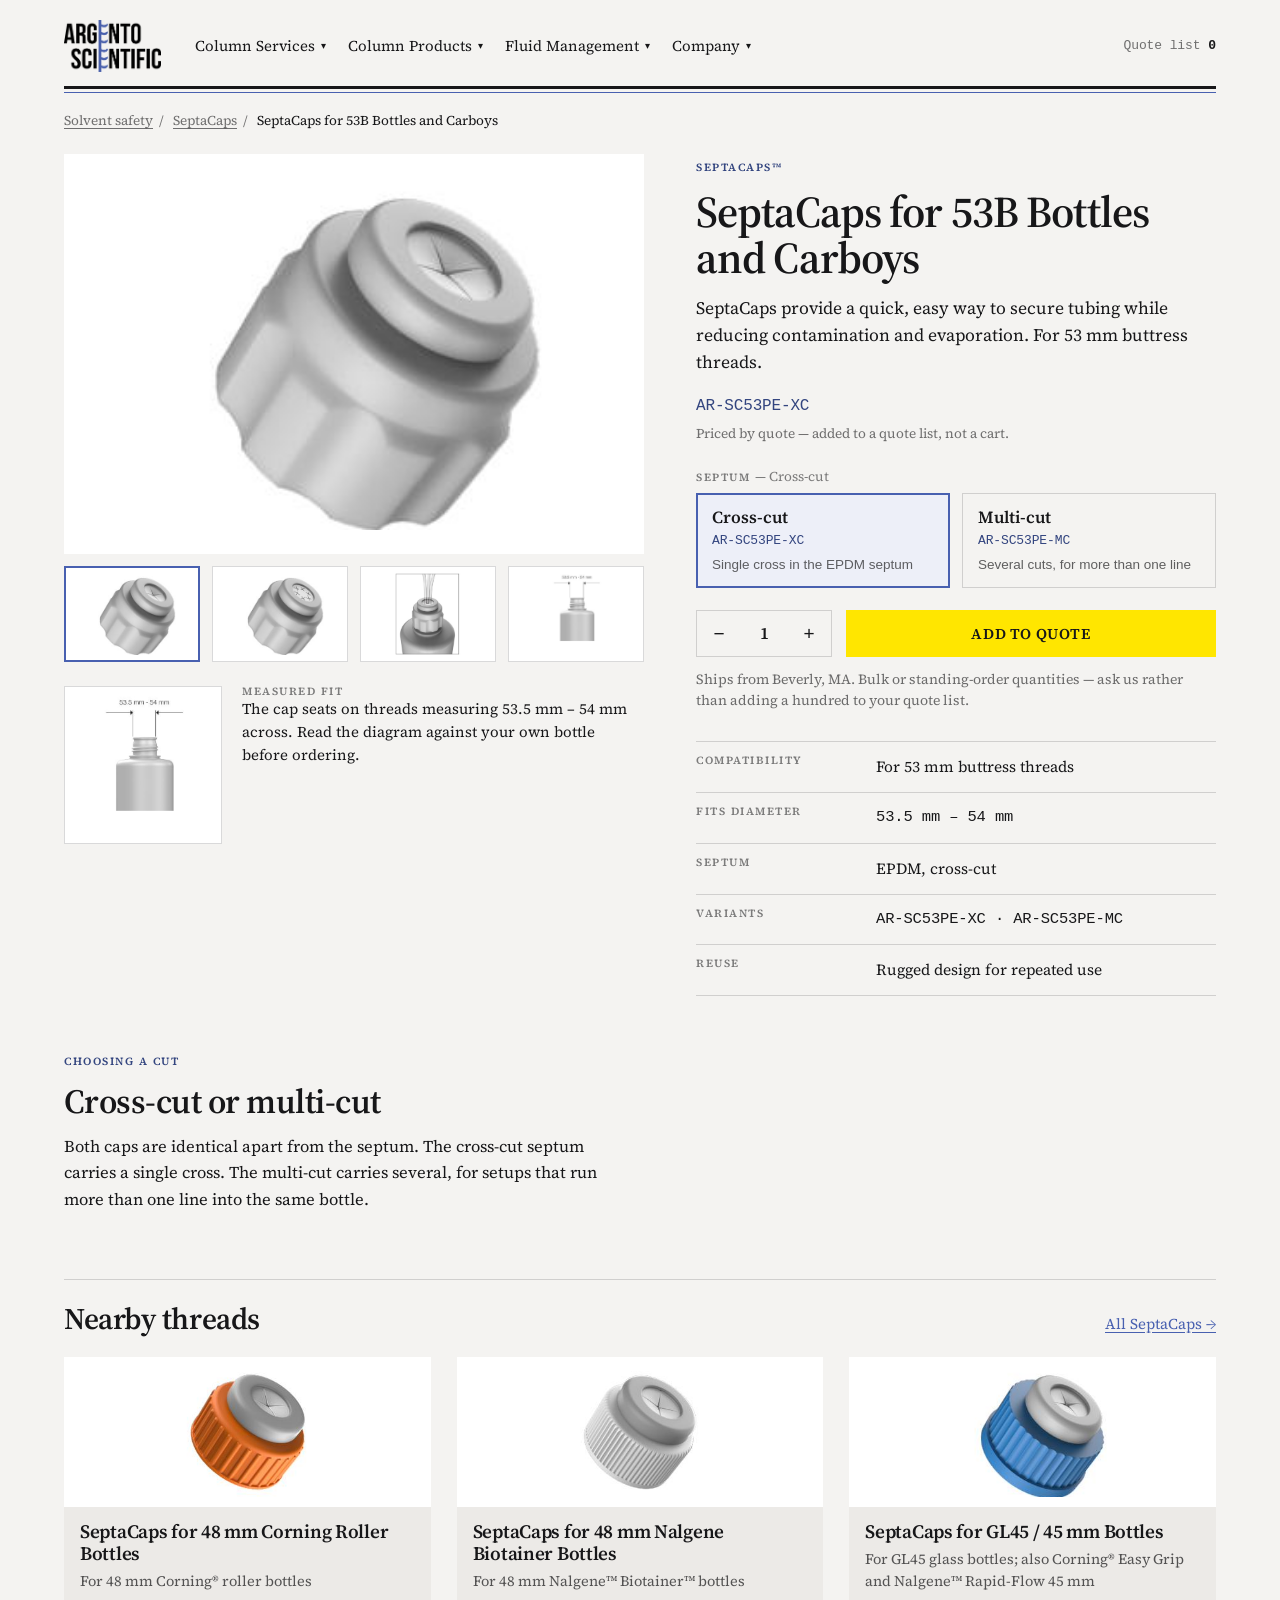
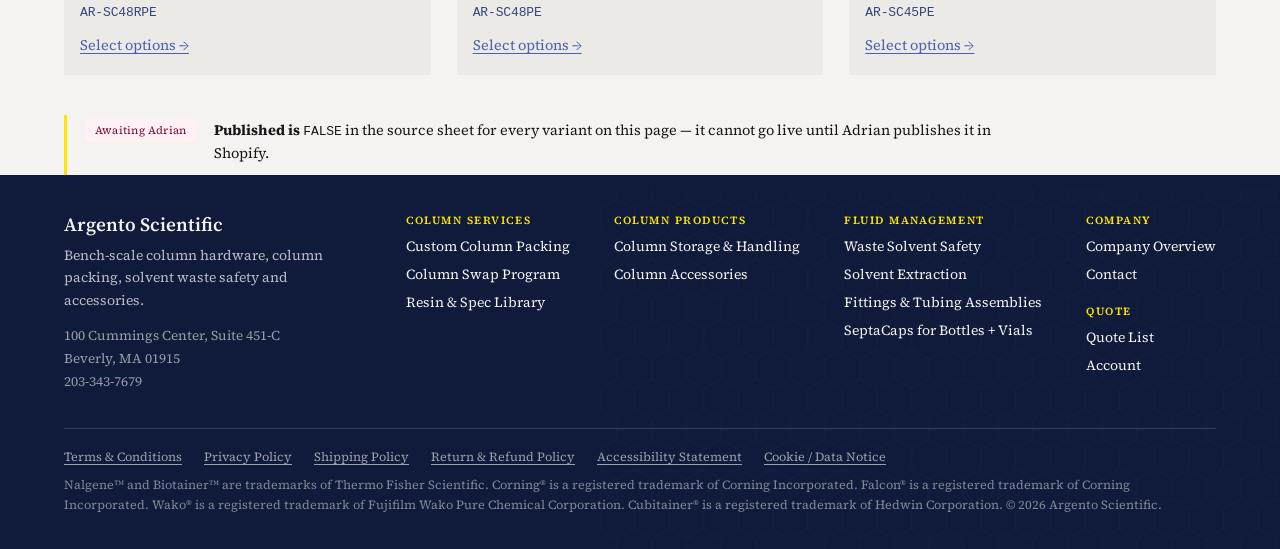
<file: docs/septacaps/septacaps-53b-bottles-carboys/index.html>
<!DOCTYPE html>
<html lang="en">
<head>
<meta charset="utf-8">
<meta name="viewport" content="width=device-width, initial-scale=1">
<title>SeptaCaps — Argento Scientific</title>
<link rel="preconnect" href="https://fonts.googleapis.com">
<link rel="preconnect" href="https://fonts.gstatic.com" crossorigin>
<link href="https://fonts.googleapis.com/css2?family=Source+Serif+4:ital,wght@0,400;0,600;1,400&display=swap" rel="stylesheet">
<link rel="stylesheet" href="../../common.css">
<link rel="stylesheet" href="../shop.css">
<link rel="stylesheet" href="../product.css">
<script>
  window.SITE_BASE = '../../';
  window.PRODUCT_HANDLE = 'septacaps-53b-bottles-carboys';
</script>
</head>
<body>

<div id="site-header"></div>

<div id="product-root"></div>

<div id="site-footer"></div>

<script src="../products-data.js"></script>
<script>
  // Set the footer's per-page trademark note before chrome.js renders it.
  (function () {
    var product = window.ArgentoProducts.byHandle(window.PRODUCT_HANDLE);
    if (product) document.getElementById('site-footer').setAttribute('data-note', window.ArgentoProducts.trademarkNote(product));
  })();
</script>
<script src="../../chrome.js"></script>
<script src="../product.js"></script>
</body>
</html>
</file>
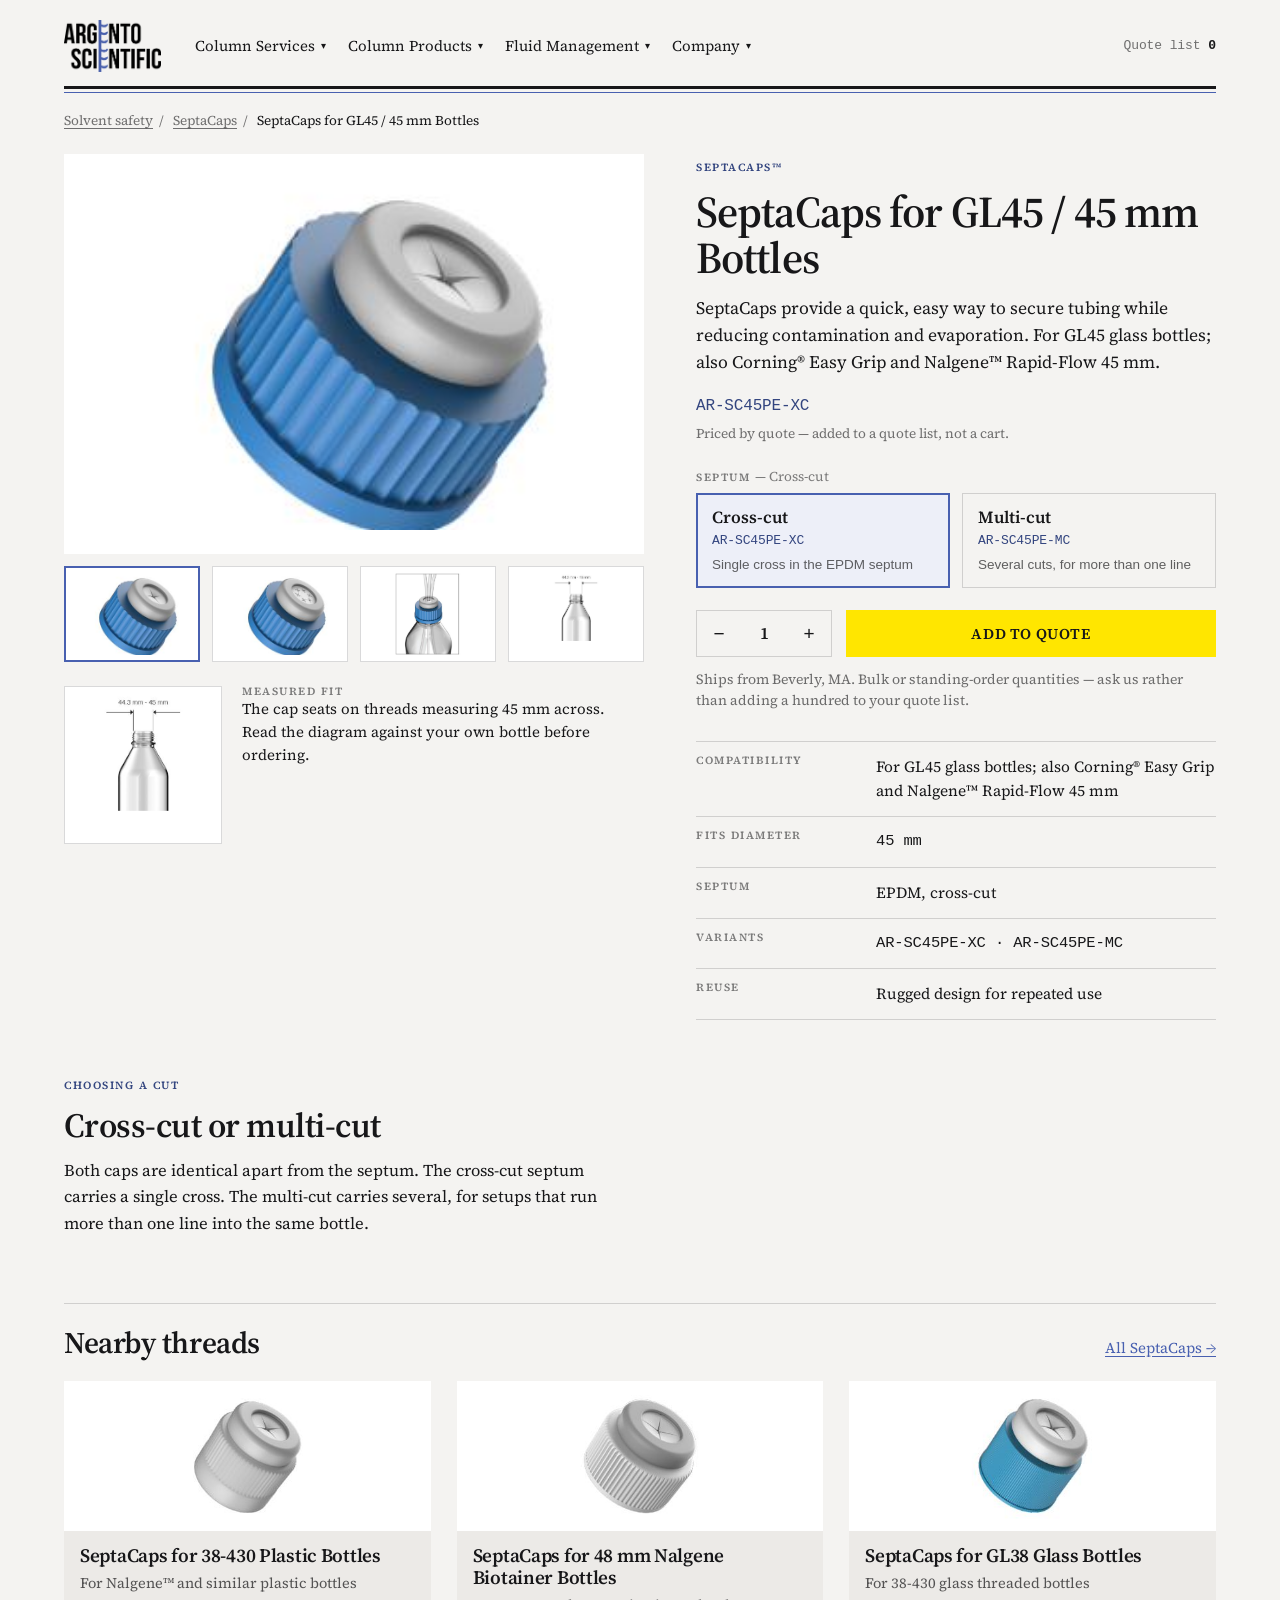
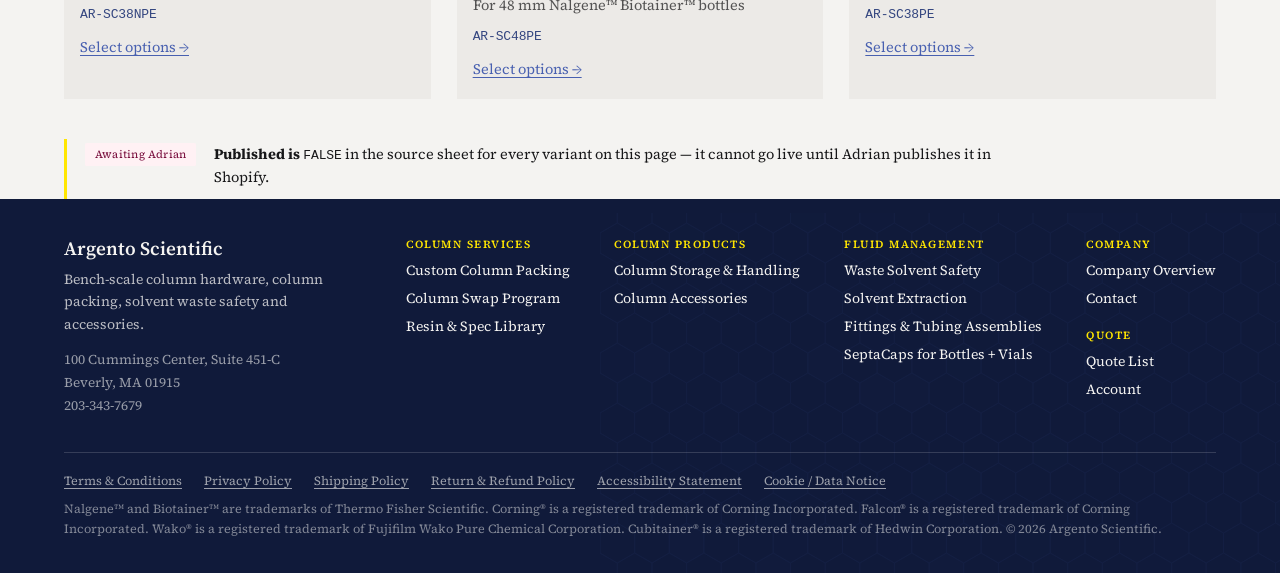
<file: docs/septacaps/septacaps-gl45-45mm-bottles/index.html>
<!DOCTYPE html>
<html lang="en">
<head>
<meta charset="utf-8">
<meta name="viewport" content="width=device-width, initial-scale=1">
<title>SeptaCaps — Argento Scientific</title>
<link rel="preconnect" href="https://fonts.googleapis.com">
<link rel="preconnect" href="https://fonts.gstatic.com" crossorigin>
<link href="https://fonts.googleapis.com/css2?family=Source+Serif+4:ital,wght@0,400;0,600;1,400&display=swap" rel="stylesheet">
<link rel="stylesheet" href="../../common.css">
<link rel="stylesheet" href="../shop.css">
<link rel="stylesheet" href="../product.css">
<script>
  window.SITE_BASE = '../../';
  window.PRODUCT_HANDLE = 'septacaps-gl45-45mm-bottles';
</script>
</head>
<body>

<div id="site-header"></div>

<div id="product-root"></div>

<div id="site-footer"></div>

<script src="../products-data.js"></script>
<script>
  // Set the footer's per-page trademark note before chrome.js renders it.
  (function () {
    var product = window.ArgentoProducts.byHandle(window.PRODUCT_HANDLE);
    if (product) document.getElementById('site-footer').setAttribute('data-note', window.ArgentoProducts.trademarkNote(product));
  })();
</script>
<script src="../../chrome.js"></script>
<script src="../product.js"></script>
</body>
</html>
</file>
<file: docs/common.css>
/* Argento Scientific — shared tokens + site chrome (header, footer, modal, buttons).
   Used by every page. Page-specific layout lives in that page's own stylesheet. */

:root {
  --color-bg: #f4f3f1;
  --color-surface: #eceae7;
  --color-text: #171719;
  --color-accent: #4860b0;
  --color-accent-100: #edeff8;
  --color-accent-200: #dbe1f2;
  --color-accent-300: #b6c1e4;
  --color-accent-500: #4860b0;
  --color-accent-600: #3d5299;
  --color-accent-700: #33457f;
  --color-accent-800: #26325c;
  --color-divider: rgba(23, 23, 25, 0.16);
  --navy: #101a3a;
  --signal: #ffe600;

  /* accent-2 (pink) is untouched by the brand override, so tag-accent-2
     stays on Broadsheet's system pink rather than the brand yellow. */
  --color-accent-2-100: #fff1f4;
  --color-accent-2-800: #790e3d;

  --font-heading: "Source Serif 4", Georgia, serif;
  --font-heading-weight: 600;
  --font-body: "Source Serif 4", Georgia, serif;

  --radius-md: 2px;
  --shadow-md: 0 3px 10px rgba(45, 43, 43, 0.16);
  --shadow-lg: 0 12px 32px rgba(45, 43, 43, 0.22);
}

*, *::before, *::after { box-sizing: border-box; }

body {
  margin: 0;
  background: var(--color-bg);
  color: var(--color-text);
  font-family: var(--font-body);
  font-size: 15px;
  line-height: 1.55;
}

h1, h2, h3, h4 {
  font-family: var(--font-heading);
  font-weight: var(--font-heading-weight);
  line-height: 1.12;
  letter-spacing: -0.015em;
  margin: 0;
}

p { margin: 0; }
img { display: block; max-width: 100%; }

a { color: var(--color-accent); text-decoration: underline; text-underline-offset: 3px; }
a:hover { color: var(--color-accent-700); }

:focus { outline: none; }
:focus-visible { outline: 2px solid var(--color-accent); outline-offset: 2px; }

.kicker {
  font: 600 11px/1 var(--font-heading);
  letter-spacing: 0.14em;
  text-transform: uppercase;
  color: rgba(23, 23, 25, 0.55);
}
.mono {
  font: 400 13px/1.5 ui-monospace, Menlo, monospace;
  letter-spacing: -0.01em;
}
.menu-link {
  display: block;
  padding: 7px 6px;
  font-size: 14.5px;
  color: var(--color-text);
  text-decoration: none;
  white-space: nowrap;
}
.menu-link:hover {
  color: var(--color-accent-700);
  background: color-mix(in srgb, var(--color-accent) 9%, transparent);
}
.navtrig {
  font-size: 15px;
  color: var(--color-text);
  cursor: default;
  display: inline-flex;
  gap: 6px;
  align-items: center;
  background: none;
  border: none;
  padding: 0;
  font-family: var(--font-body);
  white-space: nowrap;
}
.navtrig:hover { color: var(--color-accent-700); }

/* — buttons — */
.btn {
  display: inline-flex;
  align-items: center;
  justify-content: center;
  gap: 6px;
  cursor: pointer;
  text-decoration: none;
  font-family: var(--font-heading);
  font-weight: var(--font-heading-weight);
  font-size: 14px;
  line-height: 1.2;
  color: var(--color-text);
  background: transparent;
  border: 1px solid transparent;
  padding: 10px 18px;
  border-radius: var(--radius-md);
}
.btn-primary { background: var(--color-accent); color: var(--color-bg); }
.btn-primary:hover { background: var(--color-accent-600); color: var(--color-bg); }
.btn-secondary { border-color: var(--color-divider); }
.btn-secondary:hover { background: rgba(23, 23, 25, 0.07); color: var(--color-text); }

.btn-signal {
  font: 600 15px/1 var(--font-heading);
  letter-spacing: 0.04em;
  text-transform: uppercase;
  background: var(--signal);
  color: var(--color-text);
  border: none;
  padding: 16px 24px;
  cursor: pointer;
  text-decoration: none;
  display: inline-block;
}
.btn-signal:hover { background: #f2da00; }
.btn-signal:disabled { opacity: 0.45; cursor: not-allowed; background: var(--signal); }
.btn-ghost-dark {
  font: 600 15px/1 var(--font-heading);
  letter-spacing: 0.04em;
  text-transform: uppercase;
  color: #f4f3f1;
  border: 1px solid rgba(244, 243, 241, 0.45);
  padding: 15px 24px;
  text-decoration: none;
  display: inline-block;
}
.btn-ghost-dark:hover { border-color: #f4f3f1; }
.btn-ghost {
  font: 600 13.5px/1 var(--font-heading);
  letter-spacing: 0.04em;
  text-transform: uppercase;
  background: none;
  color: var(--color-text);
  border: 1px solid var(--color-divider);
  padding: 13px 18px;
  cursor: pointer;
}
.btn-ghost:hover { border-color: var(--color-text); background: color-mix(in srgb, var(--color-accent) 7%, transparent); }

.tag {
  display: inline-flex;
  align-items: center;
  font-size: 11px;
  letter-spacing: 0.02em;
  padding: 3px 10px;
  border-radius: 1.5px;
}
.tag-accent-2 { background: var(--color-accent-2-100); color: var(--color-accent-2-800); }

/* — form fields — */
.field > label {
  display: block;
  font-size: 12px;
  margin-bottom: 5px;
  color: rgba(23, 23, 25, 0.7);
}
.input {
  width: 100%;
  min-height: 36px;
  padding: 6px 10px;
  font: inherit;
  font-size: 14px;
  color: var(--color-text);
  background: var(--color-surface);
  border: 1px solid var(--color-divider);
  border-radius: var(--radius-md);
}
.input::placeholder { color: rgba(23, 23, 25, 0.65); opacity: 1; }
.input:hover { border-color: rgba(23, 23, 25, 0.45); }
.input:focus-visible { border-color: var(--color-accent); outline-offset: 0; }
textarea.input { min-height: 90px; resize: vertical; }

/* ══════════════════════ site header ══════════════════════ */

header.site-header {
  position: sticky;
  top: 0;
  z-index: 30;
  background: var(--color-bg);
  padding: 0 64px;
}
.header-row {
  display: flex;
  align-items: center;
  gap: 26px;
  padding: 20px 0 14px;
  border-bottom: 3px solid var(--color-text);
}
.header-row .logo { display: block; line-height: 0; }
.header-row .logo img { height: 52px; width: auto; display: block; }
.main-nav { display: flex; gap: 22px; align-items: center; margin-left: 8px; }
.nav-item { position: relative; }
.nav-dropdown {
  position: absolute;
  top: 100%;
  left: -16px;
  padding-top: 14px;
  z-index: 40;
  display: none;
}
.nav-item.open .nav-dropdown { display: block; }
.nav-dropdown-inner {
  background: var(--color-bg);
  box-shadow: var(--shadow-md);
  border-top: 3px solid var(--color-accent);
  padding: 14px 16px;
  display: flex;
  flex-direction: column;
  gap: 1px;
}
.header-quote {
  display: flex;
  gap: 20px;
  align-items: center;
  margin-left: auto;
}
.header-quote a {
  text-decoration: none;
  display: inline-flex;
  gap: 8px;
  align-items: baseline;
}
.header-quote .mono-label { color: color-mix(in srgb, var(--color-text) 60%, transparent); }
.header-quote .mono-count { color: var(--color-text); font-weight: 600; }
.header-accent-line { height: 1px; background: var(--color-accent); margin-top: 3px; }

/* ══════════════════════ site footer ══════════════════════ */

footer.site-footer {
  position: relative;
  overflow: hidden;
  background: var(--navy);
  color: #f4f3f1;
  padding: 40px 64px 34px;
}
.footer-bg {
  position: absolute;
  inset: 0;
  background: url(assets/hex-screen-tight.svg) no-repeat right -40px bottom -60px;
  opacity: 0.13;
}
.footer-top {
  position: relative;
  display: flex;
  gap: 60px;
  align-items: flex-start;
}
.footer-brand { max-width: 22em; }
.footer-brand .name { font: 600 19px/1 var(--font-heading); margin-bottom: 10px; }
.footer-brand p { font-size: 14px; line-height: 1.6; margin: 0; color: rgba(244, 243, 241, 0.75); }
.footer-brand .address { font-size: 13.5px; line-height: 1.7; margin-top: 14px; color: rgba(244, 243, 241, 0.6); }
.footer-links {
  display: grid;
  grid-template-columns: repeat(4, max-content);
  gap: 44px;
  margin-left: auto;
  font-size: 14px;
  line-height: 2;
}
.footer-links .col { display: flex; flex-direction: column; }
.footer-links .kicker { color: var(--signal); margin-bottom: 6px; }
.footer-links .kicker.second { margin: 18px 0 6px; }
.footer-links a { color: #f4f3f1; text-decoration: none; }
.footer-links a:hover { text-decoration: underline; }
.footer-legal {
  position: relative;
  margin-top: 34px;
  padding-top: 18px;
  border-top: 1px solid rgba(244, 243, 241, 0.16);
  display: flex;
  flex-wrap: wrap;
  gap: 8px 22px;
  align-items: baseline;
  font-size: 12.5px;
  line-height: 1.6;
  color: rgba(244, 243, 241, 0.5);
}
.footer-legal a { color: rgba(244, 243, 241, 0.62); }
.footer-legal .note { margin-left: auto; }

/* ══════════════════════ sticky bar (quote CTA / add confirmation) ══════════════════════ */

.sticky-bar {
  position: sticky;
  bottom: 0;
  background: var(--color-bg);
  border-top: 3px solid var(--color-text);
  padding: 13px 64px;
  display: flex;
  align-items: center;
  gap: 20px;
  z-index: 20;
}
.sticky-bar .headline { font: 600 16.5px/1.2 var(--font-heading); }
.sticky-bar .btn-signal { margin-left: auto; font-size: 13.5px; padding: 13px 20px; }

/* ══════════════════════ modal (quote form / fit-help dialog) ══════════════════════ */

.modal-scrim {
  position: fixed;
  inset: 0;
  z-index: 60;
  background: rgba(16, 26, 58, 0.62);
  display: none;
  place-items: center;
  padding: 40px;
}
.modal-scrim.open { display: grid; }
.modal-box {
  position: relative;
  width: 660px;
  max-width: 100%;
  max-height: 100%;
  overflow: auto;
  background: var(--color-bg);
  box-shadow: var(--shadow-lg);
  border-top: 5px solid var(--signal);
}
.modal-box.narrow { width: 600px; }
.modal-head { display: flex; align-items: flex-start; gap: 20px; padding: 26px 30px 0; }
.modal-head .kicker { color: var(--color-accent-700); }
.modal-head h3 { font: 600 30px/1.1 var(--font-heading); margin: 8px 0 8px; }
.modal-close {
  margin-left: auto;
  background: none;
  border: 1px solid var(--color-divider);
  width: 36px;
  height: 36px;
  font-size: 17px;
  cursor: pointer;
  color: var(--color-text);
  flex: none;
}
.modal-close:hover { border-color: var(--color-text); }
.modal-sent { padding: 6px 30px 32px; display: none; }
.modal-sent.show { display: block; }
.modal-sent p { font-size: 17px; line-height: 1.6; margin: 0 0 18px; max-width: 32em; }
.modal-form-wrap { padding: 0 30px 30px; }
.modal-form-wrap.hide { display: none; }
.modal-form-wrap .intro { font-size: 16px; line-height: 1.6; margin: 0 0 20px; max-width: 34em; color: rgba(23, 23, 25, 0.7); }
.modal-form-wrap form { display: grid; grid-template-columns: 1fr 1fr; gap: 16px; }
.modal-form-wrap .field.full { grid-column: 1 / -1; }
.modal-form-wrap .btn-signal { grid-column: 1 / -1; justify-self: start; }
</file>
<file: docs/styles.css>
/* Argento Scientific — homepage-specific layout (design 2a).
   Shared tokens, header, footer, buttons, modal, etc. live in common.css. */

.hero {
  position: relative;
  overflow: hidden;
  background: var(--navy);
  color: #f4f3f1;
  min-height: 620px;
  display: grid;
  grid-template-columns: 1fr 500px;
  gap: 44px;
  align-items: center;
  padding: 60px 64px 58px;
}
.hero-bg {
  position: absolute;
  inset: 0;
  background: url(assets/hex-lattice-paper.svg) no-repeat center;
  background-size: cover;
  opacity: 0.17;
}
.hero-edge { position: absolute; left: 0; top: 0; bottom: 0; width: 6px; background: var(--signal); }
.hero-copy { position: relative; }
.hero-copy .kicker { color: var(--signal); }
.hero h1 {
  font: 600 74px/1 var(--font-heading);
  letter-spacing: -0.03em;
  margin: 16px 0 22px;
  max-width: 14em;
}
.hero h1 em { font-style: italic; }
.hero .lede {
  font-size: 20.5px;
  line-height: 1.5;
  max-width: 30em;
  margin: 0 0 14px;
  color: rgba(244, 243, 241, 0.87);
}
.hero .sub-lede {
  font-size: 17px;
  line-height: 1.5;
  max-width: 30em;
  margin: 0 0 30px;
  color: rgba(244, 243, 241, 0.68);
}
.hero-ctas { display: flex; gap: 14px; align-items: center; }
.hero-pricing-note { margin: 24px 0 0; font-size: 15px; color: rgba(244, 243, 241, 0.66); }
.hero-stats { display: flex; gap: 34px; margin-top: 30px; font-size: 13.5px; color: rgba(244, 243, 241, 0.7); }
.hero-image { position: relative; display: flex; justify-content: center; align-items: flex-end; height: 530px; }
.hero-image img { height: 530px; width: auto; object-fit: contain; filter: drop-shadow(0 22px 40px rgba(0, 0, 0, 0.5)); }

.proof-band { padding: 54px 64px 0; }
.proof-band-inner {
  display: flex;
  align-items: center;
  gap: 30px;
  border-top: 1px solid var(--color-divider);
  padding-top: 24px;
}
.proof-label { max-width: 8em; color: var(--color-accent-700); }
.proof-logos { display: grid; grid-template-columns: repeat(4, 1fr); gap: 16px; flex: 1; }
.proof-logo {
  height: 62px;
  display: grid;
  place-items: center;
  background: var(--color-accent-100);
  color: var(--color-accent-700);
  font-size: 11.5px;
  text-align: center;
  padding: 6px;
}

.intro-cards { padding: 58px 64px 0; display: grid; grid-template-columns: repeat(3, 1fr); gap: 50px; }
.intro-card .bar { height: 4px; width: 38px; margin-bottom: 14px; }
.intro-card .bar.accent { background: var(--color-accent); }
.intro-card .bar.signal { background: var(--signal); }
.intro-card h3 { font-size: 27px; margin: 8px 0 10px; }
.intro-card p { font-size: 16px; line-height: 1.55; margin: 0 0 12px; }
.intro-card a { font-size: 15px; }

.why-spec { padding: 62px 64px 0; display: grid; grid-template-columns: 1fr 1fr; gap: 54px; align-items: start; }
.why-spec .kicker { color: var(--color-accent-700); }
.why-spec h2 { font: 600 44px/1.05 var(--font-heading); margin: 12px 0 16px; max-width: 16em; }
.why-spec > div:first-child > p { font-size: 17px; line-height: 1.6; max-width: 33em; margin: 0 0 26px; }
.why-rows { display: grid; gap: 18px; max-width: 34em; }
.why-row { display: grid; grid-template-columns: 150px 1fr; gap: 18px; align-items: baseline; }
.why-row .label {
  font: 600 15px/1.3 var(--font-heading);
  color: var(--color-accent-700);
  border-top: 2px solid var(--color-accent);
  padding-top: 8px;
}
.why-row.signal .label { border-top-color: var(--signal); }
.why-row p { font-size: 15.5px; line-height: 1.55; margin: 0; }

.hardware-panel { position: relative; overflow: hidden; background: var(--color-surface); padding: 28px 30px 30px; }
.hardware-panel-bg {
  position: absolute;
  inset: 0;
  background: url(assets/hex-screen-tight.svg) no-repeat right -40px bottom -50px;
  opacity: 0.22;
}
.hardware-panel-content { position: relative; }
.hardware-panel .kicker { color: var(--color-accent-700); }
.hardware-panel h3 { font: 600 26px/1.15 var(--font-heading); margin: 10px 0 14px; }
.hardware-panel > .hardware-panel-content > p { font-size: 15.5px; line-height: 1.6; margin: 0 0 20px; max-width: 30em; }
.hardware-grid {
  display: grid;
  grid-template-columns: 1fr 1fr;
  gap: 1px;
  background: var(--color-divider);
  margin-bottom: 18px;
}
.hardware-grid > div { background: var(--color-surface); padding: 12px 14px 12px 0; }
.hardware-grid > div:nth-child(2n) { padding: 12px 0 12px 14px; }
.hardware-grid .code { font: 600 15.5px/1 var(--font-heading); }
.hardware-grid .desc { font-size: 14px; line-height: 1.45; margin-top: 5px; }
.hardware-panel .fine-print { font-size: 14.5px; line-height: 1.55; margin: 0 0 18px; color: rgba(23, 23, 25, 0.68); }
.hardware-panel .ctas { display: flex; gap: 12px; }

.swap-band { margin-top: 64px; position: relative; overflow: hidden; background: var(--navy); color: #f4f3f1; padding: 46px 64px 50px; }
.swap-band-bg {
  position: absolute;
  inset: 0;
  background: url(assets/hex-lattice-paper.svg) no-repeat left -120px top -80px;
  opacity: 0.14;
}
.swap-band-inner { position: relative; display: grid; grid-template-columns: 1.05fr 1fr; gap: 56px; align-items: start; }
.swap-band .kicker { color: var(--signal); }
.swap-band h2 { font: 600 44px/1.05 var(--font-heading); margin: 12px 0 16px; max-width: 19em; }
.swap-band > .swap-band-inner > div:first-child > p { font-size: 17px; line-height: 1.6; max-width: 33em; margin: 0 0 16px; color: rgba(244, 243, 241, 0.85); }
.swap-cost-note { font-size: 17px; line-height: 1.6; max-width: 33em; margin: 0 0 24px !important; color: rgba(244, 243, 241, 0.85); }
.swap-cost-note strong { color: #fff; }
.swap-band .ctas { display: flex; gap: 12px; }
.swap-stats { display: grid; grid-template-columns: 1fr 1fr 1fr; gap: 1px; background: rgba(244, 243, 241, 0.22); }
.swap-stat { background: var(--navy); padding: 18px 16px; }
.swap-stat .num { font: 600 29px/1 var(--font-heading); color: var(--signal); }
.swap-stat .label { font-size: 13.5px; line-height: 1.45; margin-top: 8px; color: rgba(244, 243, 241, 0.8); }

.solvent-safety { padding: 62px 64px 0; display: grid; grid-template-columns: 1fr 1fr; gap: 54px; align-items: start; }
.solvent-safety .kicker { color: var(--color-accent-700); }
.solvent-safety h2 { font: 600 44px/1.05 var(--font-heading); margin: 12px 0 16px; max-width: 17em; }
.solvent-safety > div:first-child > p { font-size: 17px; line-height: 1.6; max-width: 33em; margin: 0 0 16px; }
.solvent-safety .muted { font-size: 16px; line-height: 1.6; max-width: 33em; margin: 0 0 26px !important; color: rgba(23, 23, 25, 0.68); }
.solvent-safety .ctas { display: flex; gap: 14px; align-items: center; }
.solvent-panel { position: relative; overflow: hidden; background: var(--color-accent-100); padding: 28px 30px 30px; }
.solvent-panel-bg {
  position: absolute;
  inset: 0;
  background: url(assets/hex-screen-tight.svg) no-repeat right -30px top -40px;
  opacity: 0.3;
}
.solvent-list { position: relative; display: grid; gap: 1px; background: var(--color-accent-200); }
.solvent-list > div { background: var(--color-accent-100); padding: 16px 0; }
.solvent-list .row-head { display: flex; align-items: baseline; gap: 10px; }
.solvent-list .row-head span:first-child { font: 600 19px/1.2 var(--font-heading); }
.solvent-list .title { font: 600 19px/1.2 var(--font-heading); }
.solvent-list p { font-size: 15px; line-height: 1.55; margin: 6px 0 0; max-width: 30em; }
</file>
<file: site/styles.css>
/* Argento Scientific — homepage (design 2a: "Front page, branded")
   Recreated from the Claude Design handoff bundle. Tokens below are the
   Broadsheet design system defaults with 2a's brand overrides baked in
   (this page only ever renders 2a, so there is no separate "brand" scope). */

:root {
  --color-bg: #f4f3f1;
  --color-surface: #eceae7;
  --color-text: #171719;
  --color-accent: #4860b0;
  --color-accent-100: #edeff8;
  --color-accent-200: #dbe1f2;
  --color-accent-300: #b6c1e4;
  --color-accent-500: #4860b0;
  --color-accent-600: #3d5299;
  --color-accent-700: #33457f;
  --color-accent-800: #26325c;
  --color-divider: rgba(23, 23, 25, 0.16);
  --navy: #101a3a;
  --signal: #ffe600;

  /* accent-2 (pink) is untouched by 2a's brand override, so tag-accent-2
     stays on Broadsheet's system pink rather than the brand yellow. */
  --color-accent-2-100: #fff1f4;
  --color-accent-2-800: #790e3d;

  --font-heading: "Source Serif 4", Georgia, serif;
  --font-heading-weight: 600;
  --font-body: "Source Serif 4", Georgia, serif;

  --radius-md: 2px;
  --shadow-md: 0 3px 10px rgba(45, 43, 43, 0.16);
  --shadow-lg: 0 12px 32px rgba(45, 43, 43, 0.22);
}

*, *::before, *::after { box-sizing: border-box; }

body {
  margin: 0;
  background: var(--color-bg);
  color: var(--color-text);
  font-family: var(--font-body);
  font-size: 15px;
  line-height: 1.55;
}

h1, h2, h3, h4 {
  font-family: var(--font-heading);
  font-weight: var(--font-heading-weight);
  line-height: 1.12;
  letter-spacing: -0.015em;
  margin: 0;
}

p { margin: 0; }
img { display: block; max-width: 100%; }

a { color: var(--color-accent); text-decoration: underline; text-underline-offset: 3px; }
a:hover { color: var(--color-accent-700); }

:focus { outline: none; }
:focus-visible { outline: 2px solid var(--color-accent); outline-offset: 2px; }

/* — shared bits lifted from the dc file's inline style block — */
.kicker {
  font: 600 11px/1 var(--font-heading);
  letter-spacing: 0.14em;
  text-transform: uppercase;
  color: rgba(23, 23, 25, 0.55);
}
.menu-link {
  display: block;
  padding: 7px 6px;
  font-size: 14.5px;
  color: var(--color-text);
  text-decoration: none;
}
.menu-link:hover {
  color: var(--color-accent-700);
  background: rgba(72, 96, 176, 0.09);
}
.navtrig {
  font-size: 15px;
  color: var(--color-text);
  cursor: default;
  display: inline-flex;
  gap: 6px;
  align-items: center;
  background: none;
  border: none;
  padding: 0;
  font-family: var(--font-body);
}
.navtrig:hover { color: var(--color-accent-700); }

/* — buttons (Broadsheet .btn family) — */
.btn {
  display: inline-flex;
  align-items: center;
  justify-content: center;
  gap: 6px;
  cursor: pointer;
  text-decoration: none;
  font-family: var(--font-heading);
  font-weight: var(--font-heading-weight);
  font-size: 14px;
  line-height: 1.2;
  color: var(--color-text);
  background: transparent;
  border: 1px solid transparent;
  padding: 10px 18px;
  border-radius: var(--radius-md);
}
.btn-primary { background: var(--color-accent); color: var(--color-bg); }
.btn-primary:hover { background: var(--color-accent-600); color: var(--color-bg); }
.btn-secondary { border-color: var(--color-divider); }
.btn-secondary:hover { background: rgba(23, 23, 25, 0.07); color: var(--color-text); }

.btn-signal {
  font: 600 15px/1 var(--font-heading);
  letter-spacing: 0.04em;
  text-transform: uppercase;
  background: var(--signal);
  color: var(--color-text);
  border: none;
  padding: 16px 24px;
  cursor: pointer;
  text-decoration: none;
  display: inline-block;
}
.btn-signal:hover { background: #f2da00; }
.btn-ghost-dark {
  font: 600 15px/1 var(--font-heading);
  letter-spacing: 0.04em;
  text-transform: uppercase;
  color: #f4f3f1;
  border: 1px solid rgba(244, 243, 241, 0.45);
  padding: 15px 24px;
  text-decoration: none;
  display: inline-block;
}
.btn-ghost-dark:hover { border-color: #f4f3f1; }

.tag {
  display: inline-flex;
  align-items: center;
  font-size: 11px;
  letter-spacing: 0.02em;
  padding: 3px 10px;
  border-radius: 1.5px;
}
.tag-accent-2 { background: var(--color-accent-2-100); color: var(--color-accent-2-800); }

/* — form fields (Broadsheet) — */
.field > label {
  display: block;
  font-size: 12px;
  margin-bottom: 5px;
  color: rgba(23, 23, 25, 0.7);
}
.input {
  width: 100%;
  min-height: 36px;
  padding: 6px 10px;
  font: inherit;
  font-size: 14px;
  color: var(--color-text);
  background: var(--color-surface);
  border: 1px solid var(--color-divider);
  border-radius: var(--radius-md);
}
.input::placeholder { color: rgba(23, 23, 25, 0.65); opacity: 1; }
.input:hover { border-color: rgba(23, 23, 25, 0.45); }
.input:focus-visible { border-color: var(--color-accent); outline-offset: 0; }
textarea.input { min-height: 90px; resize: vertical; }

/* ══════════════════════ page layout ══════════════════════ */

header {
  position: sticky;
  top: 0;
  z-index: 30;
  background: var(--color-bg);
  padding: 0 64px;
}
.header-row {
  display: flex;
  align-items: center;
  gap: 34px;
  padding: 20px 0 14px;
  border-bottom: 3px solid var(--color-text);
}
.header-row .logo { display: block; line-height: 0; }
.header-row .logo img { height: 52px; width: auto; display: block; }
.main-nav { display: flex; gap: 26px; align-items: center; margin-left: 10px; }
.nav-item { position: relative; }
.nav-dropdown {
  position: absolute;
  top: 100%;
  left: -16px;
  padding-top: 14px;
  min-width: 290px;
  z-index: 40;
  display: none;
}
.nav-item.open .nav-dropdown { display: block; }
.nav-dropdown-inner {
  background: var(--color-bg);
  box-shadow: var(--shadow-md);
  border-top: 3px solid var(--color-accent);
  padding: 14px 16px;
  display: flex;
  flex-direction: column;
  gap: 1px;
}
.nav-footnote {
  font-size: 11.5px;
  line-height: 1.4;
  margin-top: 10px;
  padding-top: 9px;
  border-top: 1px solid var(--color-divider);
  color: rgba(23, 23, 25, 0.55);
}
.nav-dropdown-inner .btn-signal {
  margin-top: 12px;
  font-size: 13px;
  padding: 13px 16px;
  text-align: left;
  width: 100%;
}
.header-accent-line { height: 1px; background: var(--color-accent); margin-top: 3px; }
.header-utility-row { display: flex; justify-content: space-between; padding: 7px 0 9px; }

.hero {
  position: relative;
  overflow: hidden;
  background: var(--navy);
  color: #f4f3f1;
  min-height: 620px;
  display: grid;
  grid-template-columns: 1fr 500px;
  gap: 44px;
  align-items: center;
  padding: 60px 64px 58px;
}
.hero-bg {
  position: absolute;
  inset: 0;
  background: url(assets/hex-lattice-paper.svg) no-repeat center;
  background-size: cover;
  opacity: 0.17;
}
.hero-edge { position: absolute; left: 0; top: 0; bottom: 0; width: 6px; background: var(--signal); }
.hero-copy { position: relative; }
.hero-copy .kicker { color: var(--signal); }
.hero h1 {
  font: 600 74px/1 var(--font-heading);
  letter-spacing: -0.03em;
  margin: 16px 0 22px;
  max-width: 14em;
}
.hero h1 em { font-style: italic; }
.hero .lede {
  font-size: 20.5px;
  line-height: 1.5;
  max-width: 30em;
  margin: 0 0 14px;
  color: rgba(244, 243, 241, 0.87);
}
.hero .sub-lede {
  font-size: 17px;
  line-height: 1.5;
  max-width: 30em;
  margin: 0 0 30px;
  color: rgba(244, 243, 241, 0.68);
}
.hero-ctas { display: flex; gap: 14px; align-items: center; }
.hero-pricing-note { margin: 24px 0 0; font-size: 15px; color: rgba(244, 243, 241, 0.66); }
.hero-stats { display: flex; gap: 34px; margin-top: 30px; font-size: 13.5px; color: rgba(244, 243, 241, 0.7); }
.hero-image { position: relative; display: flex; justify-content: center; align-items: flex-end; height: 530px; }
.hero-image img { height: 530px; width: auto; object-fit: contain; filter: drop-shadow(0 22px 40px rgba(0, 0, 0, 0.5)); }

.proof-band { padding: 54px 64px 0; }
.proof-band-inner {
  display: flex;
  align-items: center;
  gap: 30px;
  border-top: 1px solid var(--color-divider);
  padding-top: 24px;
}
.proof-label { max-width: 8em; color: var(--color-accent-700); }
.proof-logos { display: grid; grid-template-columns: repeat(4, 1fr); gap: 16px; flex: 1; }
.proof-logo {
  height: 62px;
  display: grid;
  place-items: center;
  background: var(--color-accent-100);
  color: var(--color-accent-700);
  font-size: 11.5px;
  text-align: center;
  padding: 6px;
}

.intro-cards { padding: 58px 64px 0; display: grid; grid-template-columns: repeat(3, 1fr); gap: 50px; }
.intro-card .bar { height: 4px; width: 38px; margin-bottom: 14px; }
.intro-card .bar.accent { background: var(--color-accent); }
.intro-card .bar.signal { background: var(--signal); }
.intro-card h3 { font-size: 27px; margin: 8px 0 10px; }
.intro-card p { font-size: 16px; line-height: 1.55; margin: 0 0 12px; }
.intro-card a { font-size: 15px; }

.why-spec { padding: 62px 64px 0; display: grid; grid-template-columns: 1fr 1fr; gap: 54px; align-items: start; }
.why-spec .kicker { color: var(--color-accent-700); }
.why-spec h2 { font: 600 44px/1.05 var(--font-heading); margin: 12px 0 16px; max-width: 16em; }
.why-spec > div:first-child > p { font-size: 17px; line-height: 1.6; max-width: 33em; margin: 0 0 26px; }
.why-rows { display: grid; gap: 18px; max-width: 34em; }
.why-row { display: grid; grid-template-columns: 150px 1fr; gap: 18px; align-items: baseline; }
.why-row .label {
  font: 600 15px/1.3 var(--font-heading);
  color: var(--color-accent-700);
  border-top: 2px solid var(--color-accent);
  padding-top: 8px;
}
.why-row.signal .label { border-top-color: var(--signal); }
.why-row p { font-size: 15.5px; line-height: 1.55; margin: 0; }

.hardware-panel { position: relative; overflow: hidden; background: var(--color-surface); padding: 28px 30px 30px; }
.hardware-panel-bg {
  position: absolute;
  inset: 0;
  background: url(assets/hex-screen-tight.svg) no-repeat right -40px bottom -50px;
  opacity: 0.22;
}
.hardware-panel-content { position: relative; }
.hardware-panel .kicker { color: var(--color-accent-700); }
.hardware-panel h3 { font: 600 26px/1.15 var(--font-heading); margin: 10px 0 14px; }
.hardware-panel > .hardware-panel-content > p { font-size: 15.5px; line-height: 1.6; margin: 0 0 20px; max-width: 30em; }
.hardware-grid {
  display: grid;
  grid-template-columns: 1fr 1fr;
  gap: 1px;
  background: var(--color-divider);
  margin-bottom: 18px;
}
.hardware-grid > div { background: var(--color-surface); padding: 12px 14px 12px 0; }
.hardware-grid > div:nth-child(2n) { padding: 12px 0 12px 14px; }
.hardware-grid .code { font: 600 15.5px/1 var(--font-heading); }
.hardware-grid .desc { font-size: 14px; line-height: 1.45; margin-top: 5px; }
.hardware-panel .fine-print { font-size: 14.5px; line-height: 1.55; margin: 0 0 18px; color: rgba(23, 23, 25, 0.68); }
.hardware-panel .ctas { display: flex; gap: 12px; }

.swap-band { margin-top: 64px; position: relative; overflow: hidden; background: var(--navy); color: #f4f3f1; padding: 46px 64px 50px; }
.swap-band-bg {
  position: absolute;
  inset: 0;
  background: url(assets/hex-lattice-paper.svg) no-repeat left -120px top -80px;
  opacity: 0.14;
}
.swap-band-inner { position: relative; display: grid; grid-template-columns: 1.05fr 1fr; gap: 56px; align-items: start; }
.swap-band .kicker { color: var(--signal); }
.swap-band h2 { font: 600 44px/1.05 var(--font-heading); margin: 12px 0 16px; max-width: 19em; }
.swap-band > .swap-band-inner > div:first-child > p { font-size: 17px; line-height: 1.6; max-width: 33em; margin: 0 0 16px; color: rgba(244, 243, 241, 0.85); }
.swap-cost-note { font-size: 17px; line-height: 1.6; max-width: 33em; margin: 0 0 24px !important; color: rgba(244, 243, 241, 0.85); }
.swap-cost-note strong { color: #fff; }
.swap-band .ctas { display: flex; gap: 12px; }
.swap-stats { display: grid; grid-template-columns: 1fr 1fr 1fr; gap: 1px; background: rgba(244, 243, 241, 0.22); }
.swap-stat { background: var(--navy); padding: 18px 16px; }
.swap-stat .num { font: 600 29px/1 var(--font-heading); color: var(--signal); }
.swap-stat .label { font-size: 13.5px; line-height: 1.45; margin-top: 8px; color: rgba(244, 243, 241, 0.8); }

.solvent-safety { padding: 62px 64px 0; display: grid; grid-template-columns: 1fr 1fr; gap: 54px; align-items: start; }
.solvent-safety .kicker { color: var(--color-accent-700); }
.solvent-safety h2 { font: 600 44px/1.05 var(--font-heading); margin: 12px 0 16px; max-width: 17em; }
.solvent-safety > div:first-child > p { font-size: 17px; line-height: 1.6; max-width: 33em; margin: 0 0 16px; }
.solvent-safety .muted { font-size: 16px; line-height: 1.6; max-width: 33em; margin: 0 0 26px !important; color: rgba(23, 23, 25, 0.68); }
.solvent-safety .ctas { display: flex; gap: 14px; align-items: center; }
.solvent-panel { position: relative; overflow: hidden; background: var(--color-accent-100); padding: 28px 30px 30px; }
.solvent-panel-bg {
  position: absolute;
  inset: 0;
  background: url(assets/hex-screen-tight.svg) no-repeat right -30px top -40px;
  opacity: 0.3;
}
.solvent-list { position: relative; display: grid; gap: 1px; background: var(--color-accent-200); }
.solvent-list > div { background: var(--color-accent-100); padding: 16px 0; }
.solvent-list .row-head { display: flex; align-items: baseline; gap: 10px; }
.solvent-list .row-head span:first-child { font: 600 19px/1.2 var(--font-heading); }
.solvent-list .title { font: 600 19px/1.2 var(--font-heading); }
.solvent-list p { font-size: 15px; line-height: 1.55; margin: 6px 0 0; max-width: 30em; }

footer {
  margin-top: 72px;
  position: relative;
  overflow: hidden;
  background: var(--navy);
  color: #f4f3f1;
  padding: 40px 64px 34px;
}
.footer-bg {
  position: absolute;
  inset: 0;
  background: url(assets/hex-screen-tight.svg) no-repeat right -40px bottom -60px;
  opacity: 0.13;
}
.footer-inner { position: relative; display: flex; gap: 60px; align-items: flex-start; }
.footer-brand { max-width: 22em; }
.footer-brand .name { font: 600 19px/1 var(--font-heading); margin-bottom: 10px; }
.footer-brand p { font-size: 14px; line-height: 1.6; margin: 0; color: rgba(244, 243, 241, 0.75); }
.footer-brand .address { font-size: 13.5px; line-height: 1.7; margin-top: 14px; color: rgba(244, 243, 241, 0.6); }
.footer-links { display: flex; gap: 52px; margin-left: auto; font-size: 14px; line-height: 2; }
.footer-links .kicker { color: var(--signal); margin-bottom: 6px; }
.footer-links a { display: block; color: #f4f3f1; text-decoration: none; }
.footer-links a:hover { text-decoration: underline; }
.footer-links .footnote { font-size: 12px; line-height: 1.5; margin-top: 12px; max-width: 14em; color: rgba(244, 243, 241, 0.55); }
.footer-copyright { position: relative; margin-top: 26px; font-size: 12.5px; color: rgba(244, 243, 241, 0.5); }

.sticky-bar {
  position: sticky;
  bottom: 0;
  background: var(--color-bg);
  border-top: 3px solid var(--color-text);
  padding: 13px 64px;
  display: flex;
  align-items: center;
  gap: 20px;
  z-index: 20;
}
.sticky-bar .headline { font: 600 16.5px/1.2 var(--font-heading); }
.sticky-bar .btn-signal { margin-left: auto; font-size: 13.5px; padding: 13px 20px; }

/* — quote modal — */
.modal-scrim {
  position: fixed;
  inset: 0;
  z-index: 60;
  background: rgba(16, 26, 58, 0.62);
  display: none;
  place-items: center;
  padding: 40px;
}
.modal-scrim.open { display: grid; }
.modal-box {
  position: relative;
  width: 660px;
  max-width: 100%;
  max-height: 100%;
  overflow: auto;
  background: var(--color-bg);
  box-shadow: var(--shadow-lg);
  border-top: 5px solid var(--signal);
}
.modal-head { display: flex; align-items: flex-start; gap: 20px; padding: 26px 30px 0; }
.modal-head .kicker { color: var(--color-accent-700); }
.modal-head h3 { font: 600 30px/1.1 var(--font-heading); margin: 8px 0 8px; }
.modal-close {
  margin-left: auto;
  background: none;
  border: 1px solid var(--color-divider);
  width: 36px;
  height: 36px;
  font-size: 17px;
  cursor: pointer;
  color: var(--color-text);
  flex: none;
}
.modal-close:hover { border-color: var(--color-text); }
.modal-sent { padding: 6px 30px 32px; display: none; }
.modal-sent.show { display: block; }
.modal-sent p { font-size: 17px; line-height: 1.6; margin: 0 0 18px; max-width: 32em; }
.modal-form-wrap { padding: 0 30px 30px; }
.modal-form-wrap.hide { display: none; }
.modal-form-wrap .intro { font-size: 16px; line-height: 1.6; margin: 0 0 20px; max-width: 34em; color: rgba(23, 23, 25, 0.7); }
#quote-form { display: grid; grid-template-columns: 1fr 1fr; gap: 16px; }
#quote-form .field.full { grid-column: 1 / -1; }
#quote-form .btn-signal { grid-column: 1 / -1; justify-self: start; }
</file>
<file: docs/septacaps/shop.css>
/* Argento Scientific — SeptaCaps shop chrome shared by the collection page
   and every product page. Page-specific layout lives in collection.css / product.css. */

.plate { background: #fff; position: relative; overflow: hidden; }
.pimg { width: 100%; height: 100%; object-fit: contain; display: block; }

.facet {
  font: 400 14.5px/1.2 var(--font-body);
  background: none;
  border: none;
  border-left: 3px solid transparent;
  padding: 7px 10px;
  text-align: left;
  cursor: pointer;
  color: color-mix(in srgb, var(--color-text) 72%, transparent);
}
.facet:hover { color: var(--color-accent-700); }
.facet-on { border-left-color: var(--color-accent); color: var(--color-text); font-weight: 600; }

.pcard { display: flex; flex-direction: column; background: var(--color-surface); padding: 0 0 18px; }
.pcard:hover { box-shadow: var(--shadow-md); }

.thumb { background: #fff; border: 1px solid var(--color-divider); padding: 6px; cursor: pointer; overflow: hidden; }
.thumb:hover { border-color: var(--color-accent); }
.thumb-on { border-color: var(--color-accent); border-width: 2px; padding: 5px; }

.optbtn {
  text-align: left;
  background: var(--color-bg);
  border: 1px solid var(--color-divider);
  padding: 13px 15px;
  cursor: pointer;
  display: flex;
  flex-direction: column;
  gap: 4px;
  color: var(--color-text);
}
.optbtn:hover { border-color: var(--color-accent); }
.optbtn-on { border-color: var(--color-accent); border-width: 2px; background: var(--color-accent-100); padding: 12px 14px; }

.pill {
  font: 400 15px/1 var(--font-body);
  background: var(--color-bg);
  border: 1px solid var(--color-divider);
  padding: 11px 15px;
  cursor: pointer;
  color: var(--color-text);
}
.pill:hover { border-color: var(--color-accent); }
.pill-on { border-color: var(--color-accent); border-width: 2px; background: var(--color-accent-100); padding: 10px 14px; font-weight: 600; }
.pill-off { opacity: 0.4; cursor: not-allowed; text-decoration: line-through; }
.pill-off:hover { border-color: var(--color-divider); }

.vrow {
  display: grid;
  grid-template-columns: 11.5em 1fr 1fr 1fr;
  gap: 14px;
  padding: 11px 12px;
  font-size: 14.5px;
  align-items: baseline;
  border-bottom: 1px solid var(--color-divider);
}
.vrow-on { background: var(--color-accent-100); }

.sortsel {
  font: 400 14.5px/1 var(--font-body);
  background: var(--color-bg);
  border: 1px solid var(--color-divider);
  padding: 9px 11px;
  color: var(--color-text);
  cursor: pointer;
}
.sortsel:focus-visible { outline: 2px solid var(--color-accent); outline-offset: 2px; }

.breadcrumb { padding: 18px 64px 0; font-size: 13.5px; color: color-mix(in srgb, var(--color-text) 60%, transparent); }
.breadcrumb a { color: inherit; }
.breadcrumb .sep { padding: 0 6px; }
.breadcrumb .current { color: var(--color-text); }

.qty-stepper {
  display: flex;
  align-items: center;
  border: 1px solid var(--color-divider);
  background: var(--color-bg);
}
.qty-stepper button {
  width: 44px;
  height: 100%;
  background: none;
  border: none;
  font-size: 19px;
  cursor: pointer;
  color: var(--color-text);
}
.qty-stepper button:hover { background: var(--color-accent-100); }
.qty-stepper .qty-value { width: 46px; text-align: center; font: 600 17px/1 var(--font-heading); }

.callout {
  border-left: 3px solid var(--color-accent);
  background: var(--color-accent-100);
  padding: 14px 16px;
}
.callout .title { font: 600 16px/1.2 var(--font-heading); margin-bottom: 5px; }
.callout p { font-size: 14.5px; line-height: 1.55; margin: 0; max-width: 32em; }

.compat-table { border-top: 1px solid var(--color-divider); }
.compat-table .row { display: grid; grid-template-columns: 180px 1fr; }
.compat-table .row > * { padding: 13px 0; border-bottom: 1px solid var(--color-divider); }
.compat-table .row .val { font-size: 15.5px; }

.related-grid { display: grid; grid-template-columns: repeat(3, 1fr); gap: 26px; margin-top: 22px; }
.related-grid .pcard h3 { font: 600 19px/1.15 var(--font-heading); margin: 0; }
.related-grid .pcard p { font-size: 14.5px; line-height: 1.5; margin: 6px 0 0; color: color-mix(in srgb, var(--color-text) 72%, transparent); }

.measured-fit { display: grid; grid-template-columns: 158px 1fr; gap: 20px; align-items: start; }
.measured-fit .plate { height: 158px; padding: 8px; border: 1px solid var(--color-divider); }
.measured-fit p { font-size: 15px; line-height: 1.55; margin: 0; max-width: 26em; }
</file>
<file: docs/septacaps/collection.css>
.sc-hero {
  position: relative;
  overflow: hidden;
  background: var(--navy);
  color: #f4f3f1;
  display: grid;
  grid-template-columns: 1fr 430px;
  gap: 44px;
  align-items: center;
  padding: 52px 64px 48px;
}
.sc-hero-bg {
  position: absolute;
  inset: 0;
  background: url(../assets/hex-lattice-paper.svg) no-repeat center;
  background-size: cover;
  opacity: 0.17;
}
.sc-hero-edge { position: absolute; left: 0; top: 0; bottom: 0; width: 6px; background: var(--signal); }
.sc-hero-copy { position: relative; }
.sc-hero-copy .kicker { color: var(--signal); }
.sc-hero h1 {
  font: 600 62px/1.02 var(--font-heading);
  letter-spacing: -0.03em;
  margin: 14px 0 20px;
  max-width: 15em;
}
.sc-hero h1 em { font-style: italic; }
.sc-hero .lede {
  font-size: 20px;
  line-height: 1.5;
  max-width: 31em;
  margin: 0 0 14px;
  color: rgba(244, 243, 241, 0.87);
}
.sc-hero-stats { display: flex; gap: 30px; margin-top: 26px; font-size: 13.5px; color: rgba(244, 243, 241, 0.72); }
.sc-hero-plate {
  height: 340px;
  padding: 16px;
  background: linear-gradient(180deg, #05163f, #f3f2f2);
  display: flex;
  align-items: center;
  justify-content: center;
}
.sc-hero-plate img { width: 495px; height: 438px; }

.why-septum { padding: 46px 64px 0; display: grid; grid-template-columns: 1.1fr 1fr; gap: 54px; align-items: start; }
.why-septum .kicker { color: var(--color-accent-700); }
.why-septum h2 { font: 600 38px/1.06 var(--font-heading); margin: 12px 0 16px; max-width: 16em; }
.why-septum p { font-size: 16.5px; line-height: 1.6; max-width: 34em; margin: 0 0 14px; }
.why-septum-list { display: grid; gap: 1px; background: var(--color-divider); }
.why-septum-list > div { background: var(--color-surface); padding: 18px 20px; }
.why-septum-list .title { font: 600 19px/1.2 var(--font-heading); }
.why-septum-list p { font-size: 15px; line-height: 1.55; margin: 6px 0 0; max-width: 30em; }

.section-head {
  padding: 52px 64px 0;
}
.section-head-inner {
  display: flex;
  align-items: baseline;
  gap: 16px;
  border-top: 1px solid var(--color-divider);
  padding-top: 22px;
}
.section-head h2 { font: 600 32px/1.1 var(--font-heading); margin: 0; }
.section-head .note { font-size: 15px; color: color-mix(in srgb, var(--color-text) 62%, transparent); }
.sort-control { margin-left: auto; display: flex; align-items: center; gap: 10px; }

.shop-body { padding: 24px 64px 0; display: grid; grid-template-columns: 224px 1fr; gap: 40px; align-items: start; }
.filter-rail { display: flex; flex-direction: column; gap: 24px; position: sticky; top: 112px; }
.filter-rail-head { display: flex; align-items: baseline; gap: 10px; }
.filter-rail-head .clear-all {
  margin-left: auto;
  background: none;
  border: none;
  padding: 0;
  font: 400 13.5px/1 var(--font-body);
  color: var(--color-accent-700);
  cursor: pointer;
  text-decoration: underline;
}
.facet-group .kicker { margin-bottom: 8px; }
.facet-group .facets { display: flex; flex-direction: column; }
.fit-help { border-top: 1px solid var(--color-divider); padding-top: 16px; }
.fit-help .kicker { margin-bottom: 8px; }
.fit-help p { font-size: 14.5px; line-height: 1.55; margin: 0 0 12px; color: color-mix(in srgb, var(--color-text) 70%, transparent); }

.results-head { display: flex; align-items: baseline; gap: 14px; margin-bottom: 18px; }
.results-head .count { font-size: 15px; color: color-mix(in srgb, var(--color-text) 62%, transparent); }
.results-head .summary { font-size: 14.5px; color: color-mix(in srgb, var(--color-text) 55%, transparent); }
.results-grid { display: grid; grid-template-columns: repeat(3, 1fr); gap: 26px; }
.results-grid .plate { height: 190px; padding: 12px; }
.results-grid .card-body { padding: 16px 18px 0; }
.results-grid h3 { font: 600 21px/1.15 var(--font-heading); margin: 0; }
.results-grid .fits-line { font-size: 14.5px; line-height: 1.5; margin: 7px 0 0; color: color-mix(in srgb, var(--color-text) 72%, transparent); }
.results-grid .detail-grid { display: grid; grid-template-columns: auto 1fr; gap: 4px 12px; margin: 14px 0 0; font-size: 14px; line-height: 1.4; }
.results-grid .detail-grid .kicker { font-size: 10px; padding-top: 3px; }
.results-grid .variant-count { font-size: 13.5px; color: color-mix(in srgb, var(--color-text) 60%, transparent); margin: 14px 0 0; }
.results-grid .select-link {
  display: block;
  text-align: center;
  font: 600 14px/1 var(--font-heading);
  letter-spacing: 0.04em;
  text-transform: uppercase;
  border: 1px solid var(--color-text);
  padding: 14px 20px;
  margin-top: 16px;
  text-decoration: none;
  color: var(--color-text);
}
.results-grid .select-link:hover { background: var(--color-accent-100); border-color: var(--color-accent); }

.empty-state { padding: 40px 0; border-top: 1px solid var(--color-divider); }
.empty-state h3 { font: 600 24px/1.2 var(--font-heading); margin: 0 0 8px; }
.empty-state p { font-size: 16px; line-height: 1.6; margin: 0 0 16px; max-width: 34em; color: color-mix(in srgb, var(--color-text) 70%, transparent); }

.beyond-nominal { padding: 56px 64px 0; }
.beyond-nominal-panel {
  position: relative;
  overflow: hidden;
  background: var(--color-surface);
  padding: 30px 34px;
}
.beyond-nominal-bg {
  position: absolute;
  inset: 0;
  background: url(../assets/hex-screen-tight.svg) no-repeat right -40px bottom -50px;
  opacity: 0.2;
}
.beyond-nominal-inner { position: relative; display: grid; grid-template-columns: 1.05fr 1fr; gap: 44px; align-items: start; }
.beyond-nominal .kicker { color: var(--color-accent-700); }
.beyond-nominal h3 { font: 600 26px/1.15 var(--font-heading); margin: 10px 0 12px; max-width: 22em; }
.beyond-nominal p { font-size: 15.5px; line-height: 1.6; margin: 0 0 12px; max-width: 32em; }
.beyond-nominal-list { display: grid; gap: 1px; background: var(--color-divider); }
.beyond-nominal-list > div { background: var(--color-surface); padding: 14px 0; }
.beyond-nominal-list .title { font: 600 16px/1.2 var(--font-heading); }
.beyond-nominal-list p { font-size: 14.5px; line-height: 1.5; margin: 5px 0 0; }
</file>
<file: docs/septacaps/product.css>
.product-layout {
  padding: 22px 64px 0;
  display: grid;
  grid-template-columns: 1fr 520px;
  gap: 52px;
  align-items: start;
}
.product-gallery .plate.main { height: 400px; padding: 24px; }
.product-thumbs { display: grid; grid-template-columns: repeat(4, 1fr); gap: 12px; margin-top: 12px; }
.product-thumbs button.thumb { height: 96px; }
.product-gallery .measured-fit { margin-top: 24px; }

.variant-table-wrap { margin-top: 30px; }
.variant-table-wrap .head-row { display: flex; align-items: baseline; gap: 14px; margin-bottom: 10px; }
.variant-table-wrap .head-row h2 { font: 600 24px/1.1 var(--font-heading); margin: 0; }
.variant-table-wrap .head-row .note { font-size: 14px; color: color-mix(in srgb, var(--color-text) 60%, transparent); }
.vrow-head { border-top: 1px solid var(--color-text); border-bottom: 1px solid var(--color-text); }
.vrow.as-button { width: 100%; text-align: left; background: none; border: none; border-bottom: 1px solid var(--color-divider); cursor: pointer; color: var(--color-text); }
.vrow.as-button:hover { background: color-mix(in srgb, var(--color-accent) 6%, transparent); }

.buy-column .kicker.sku-kicker { color: var(--color-accent-700); }
.buy-column h1 { font: 600 44px/1.04 var(--font-heading); letter-spacing: -0.02em; margin: 12px 0 14px; }
.buy-column .desc { font-size: 17.5px; line-height: 1.55; margin: 0 0 18px; max-width: 30em; }
.buy-column .sku-row { display: flex; align-items: baseline; gap: 14px; margin: 0 0 4px; }
.buy-column .sku-row .sku { font-size: 16px; color: var(--color-accent-700); }
.buy-column .quote-note { font-size: 13.5px; line-height: 1.5; margin: 6px 0 0; color: color-mix(in srgb, var(--color-text) 60%, transparent); }

.axis-block { margin-top: 26px; }
.axis-block + .axis-block { margin-top: 20px; }
.axis-block .axis-label { margin-bottom: 9px; }
.axis-block .axis-label .chosen { font-weight: 400; letter-spacing: 0; text-transform: none; font-size: 13.5px; }
.axis-block .options-2col { display: grid; grid-template-columns: 1fr 1fr; gap: 12px; }
.axis-block .options-pills { display: flex; flex-wrap: wrap; gap: 10px; }
.optbtn .opt-label { font: 600 17px/1.2 var(--font-heading); }
.optbtn .opt-sku { color: var(--color-accent-700); }
.optbtn .opt-note { font-size: 13.5px; line-height: 1.45; color: color-mix(in srgb, var(--color-text) 68%, transparent); }

.buy-actions { display: flex; gap: 14px; align-items: stretch; margin-top: 22px; }
.buy-actions .btn-signal { flex: 1; font-size: 15px; padding: 16px 24px; }
.ships-note { font-size: 14px; line-height: 1.5; margin: 12px 0 0; color: color-mix(in srgb, var(--color-text) 62%, transparent); }

.choosing-cut {
  padding: 52px 64px 0;
  display: grid;
  grid-template-columns: 1.05fr 1fr;
  gap: 52px;
  align-items: start;
}
.choosing-cut .kicker { color: var(--color-accent-700); }
.choosing-cut h2 { font: 600 34px/1.08 var(--font-heading); margin: 12px 0 14px; max-width: 18em; }
.choosing-cut p { font-size: 16.5px; line-height: 1.6; max-width: 33em; margin: 0 0 14px; }
.careful-panel { position: relative; overflow: hidden; background: var(--color-surface); padding: 26px 28px; }
.careful-panel-bg { position: absolute; inset: 0; background: url(../../assets/hex-screen-tight.svg) no-repeat left -50px top -40px; opacity: 0.2; }
.careful-panel-inner { position: relative; }
.careful-panel .kicker { margin-bottom: 12px; color: var(--color-accent-700); }
.careful-panel p { font-size: 15.5px; line-height: 1.6; margin: 0 0 16px; max-width: 30em; }
.careful-list { display: grid; gap: 1px; background: var(--color-divider); }
.careful-list > div { background: var(--color-surface); padding: 13px 0; display: flex; gap: 14px; align-items: baseline; }
.careful-list .sku { width: 11em; color: var(--color-accent-700); flex: none; }
.careful-list .label { font-size: 15px; }

.nearby-threads { padding: 52px 64px 0; }
.nearby-threads-head { border-top: 1px solid var(--color-divider); padding-top: 22px; display: flex; align-items: baseline; gap: 16px; }
.nearby-threads-head h2 { font: 600 30px/1.1 var(--font-heading); margin: 0; }
.nearby-threads-head a { font-size: 15px; margin-left: auto; }
.related-grid .plate { height: 150px; padding: 10px; }
.related-grid .card-body { padding: 14px 16px 0; }
.related-grid .skus { color: var(--color-accent-700); margin: 10px 0 0; display: block; }
.related-grid .select-link { font-size: 14.5px; display: inline-block; margin-top: 12px; }

.awaiting-flag { padding: 40px 64px 0; }
.awaiting-flag .callout-flag { border-left: 3px solid var(--signal); padding: 4px 0 4px 18px; display: flex; gap: 18px; align-items: flex-start; }
.awaiting-flag p { font-size: 14.5px; line-height: 1.6; margin: 0 0 6px; max-width: 56em; }

.add-bar span.sku-note { font-weight: 400; }
.add-bar:not(.show) { display: none; }
</file>
